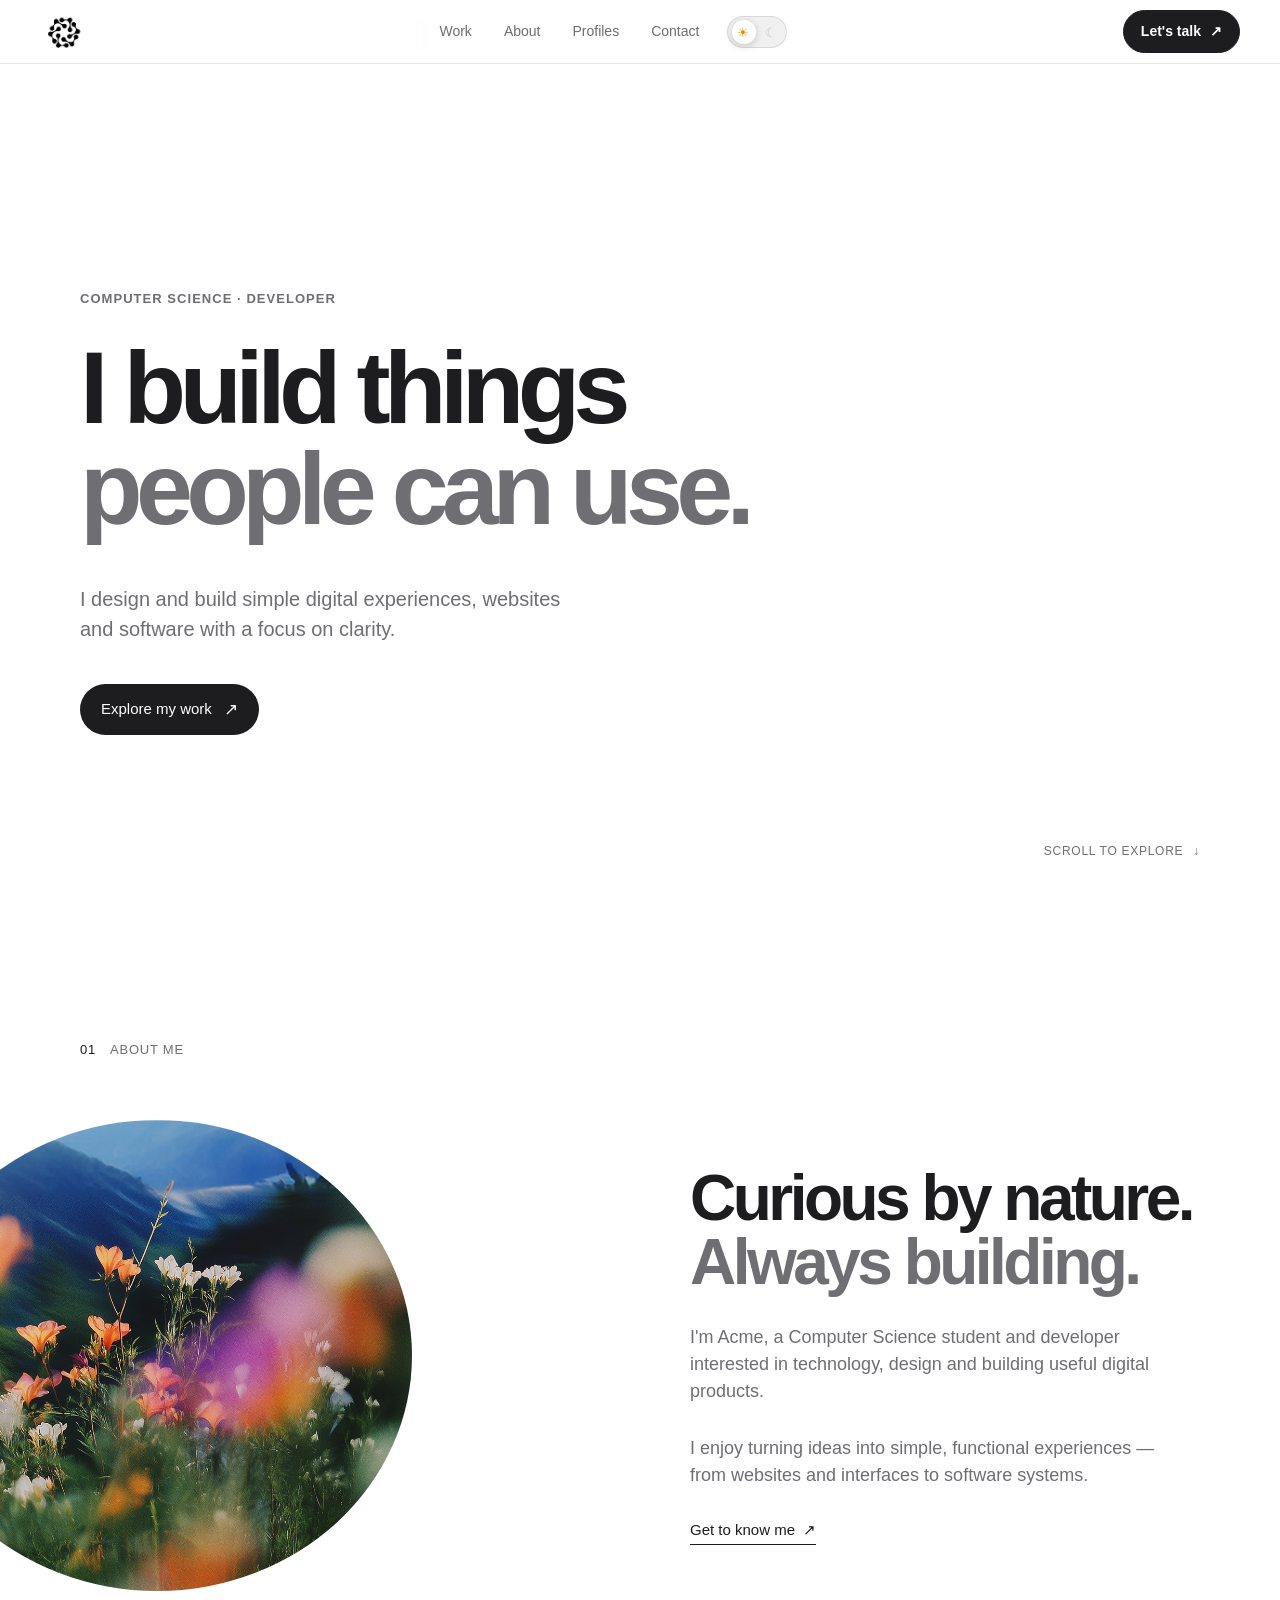
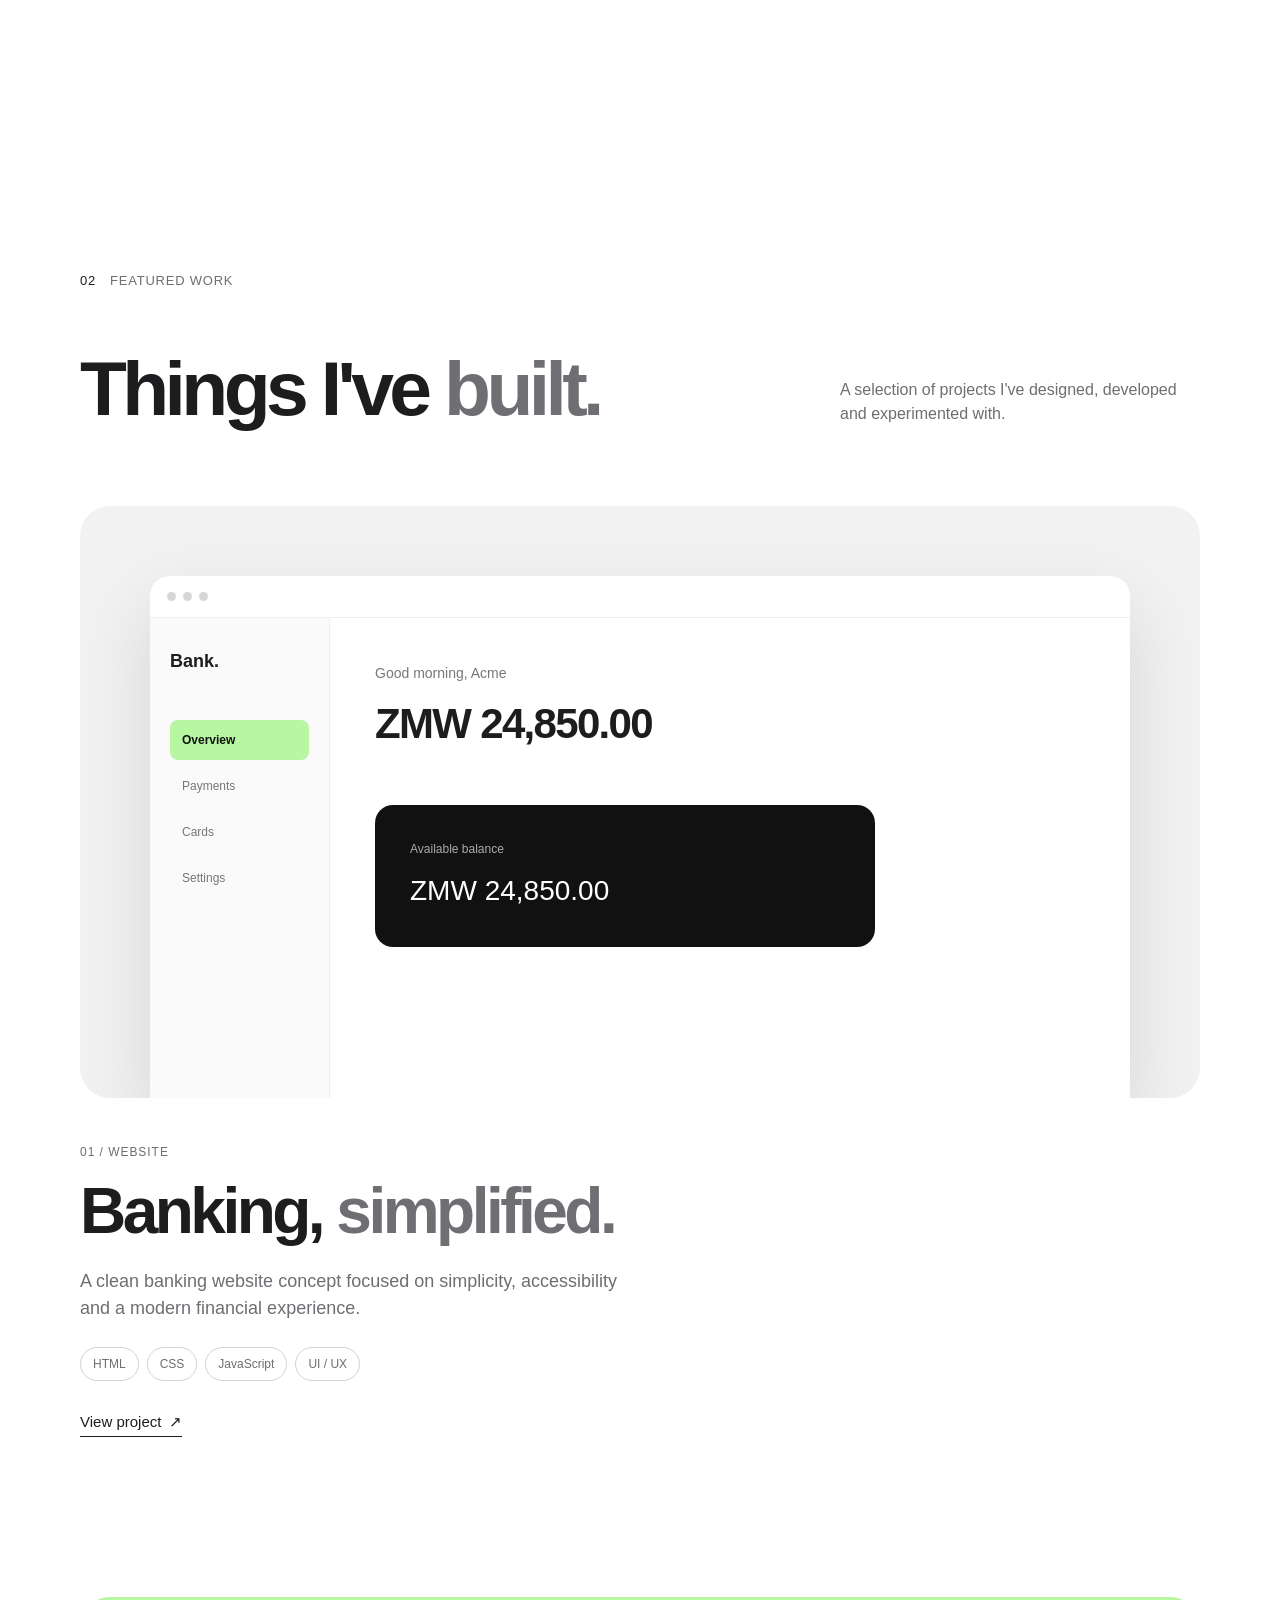
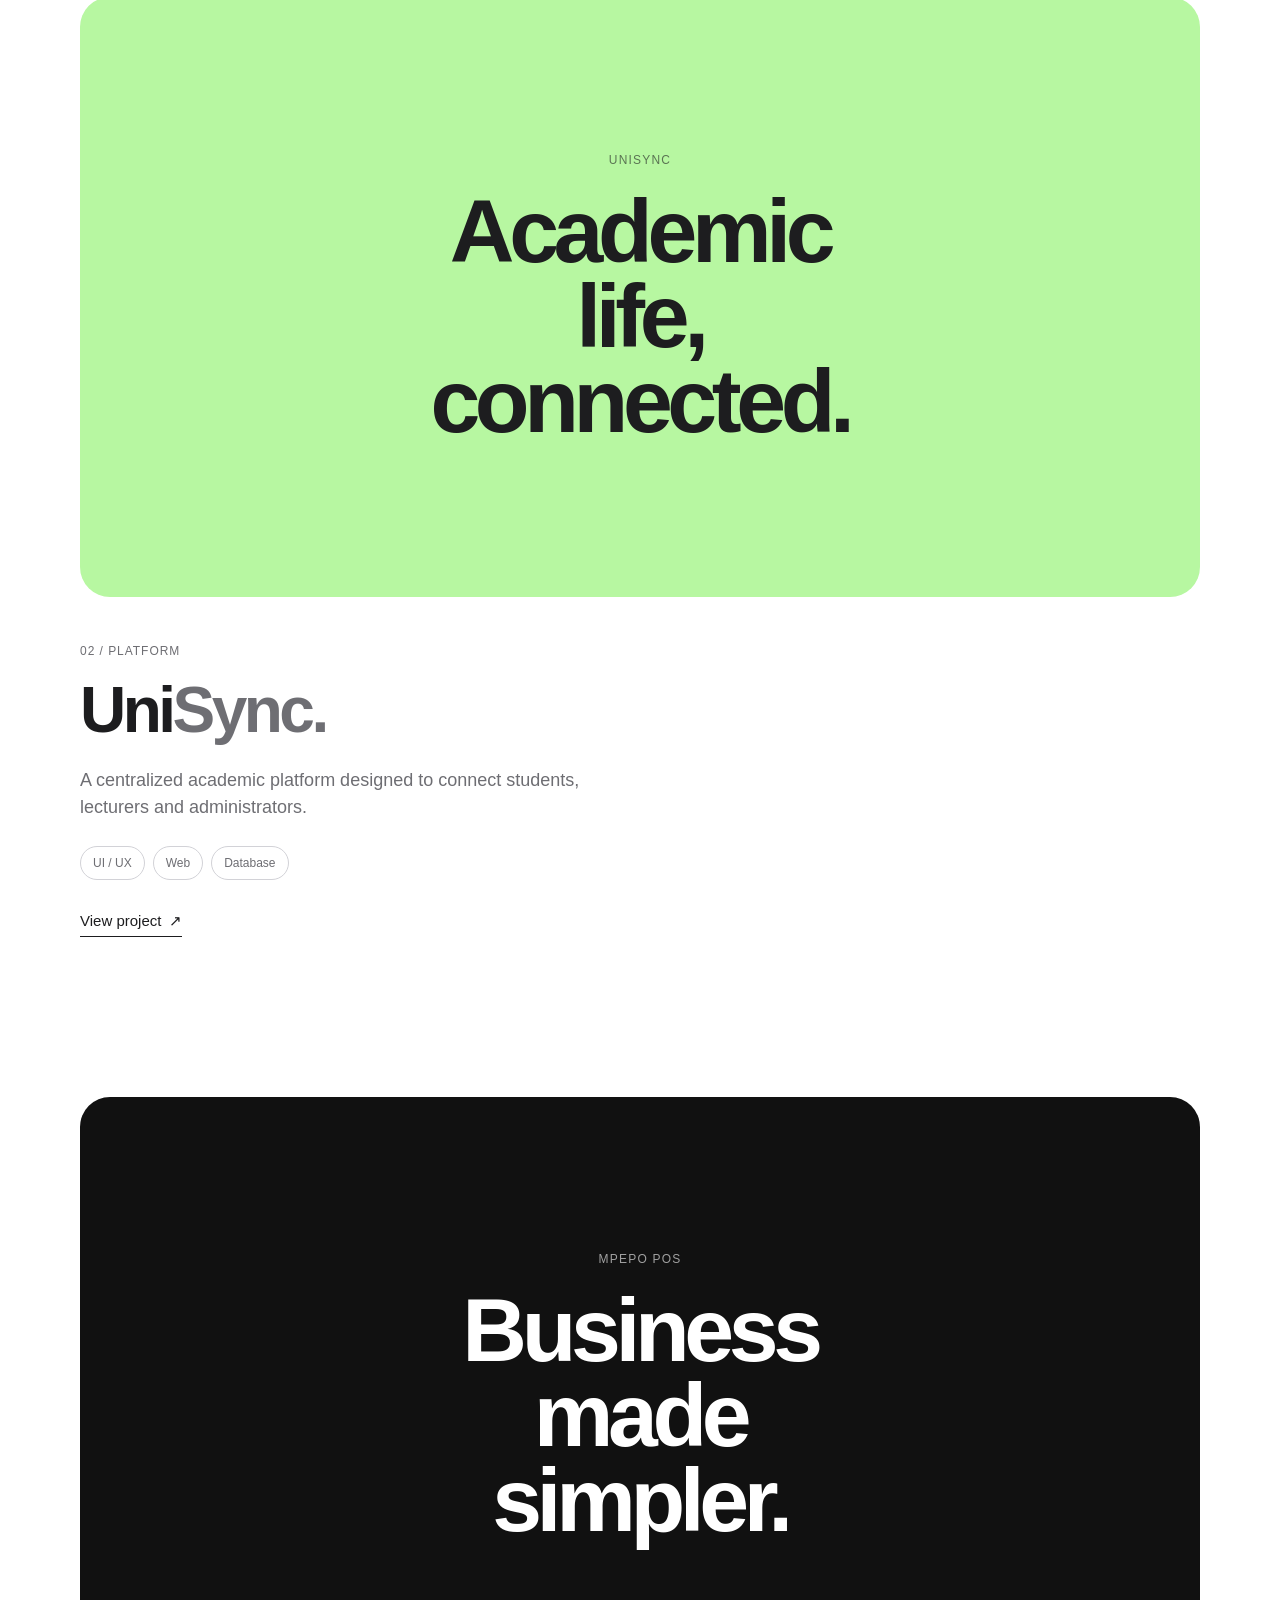
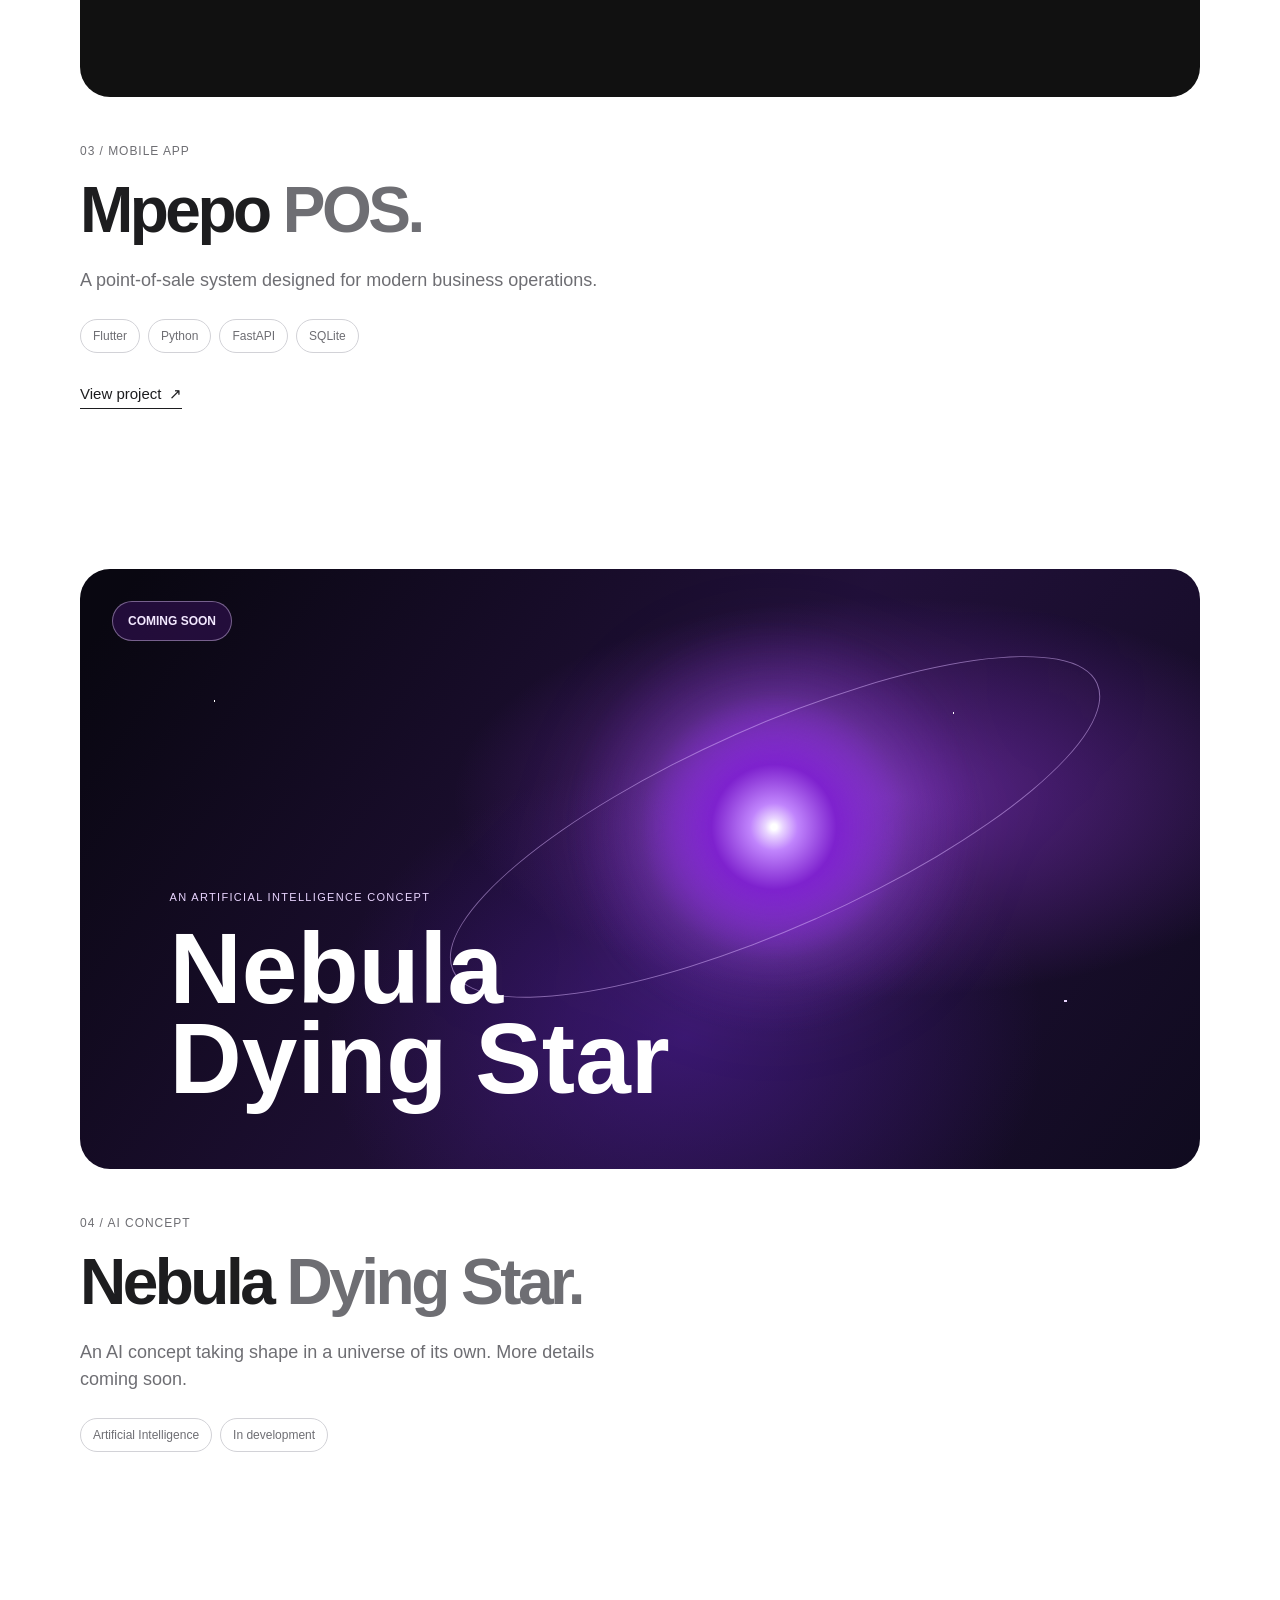
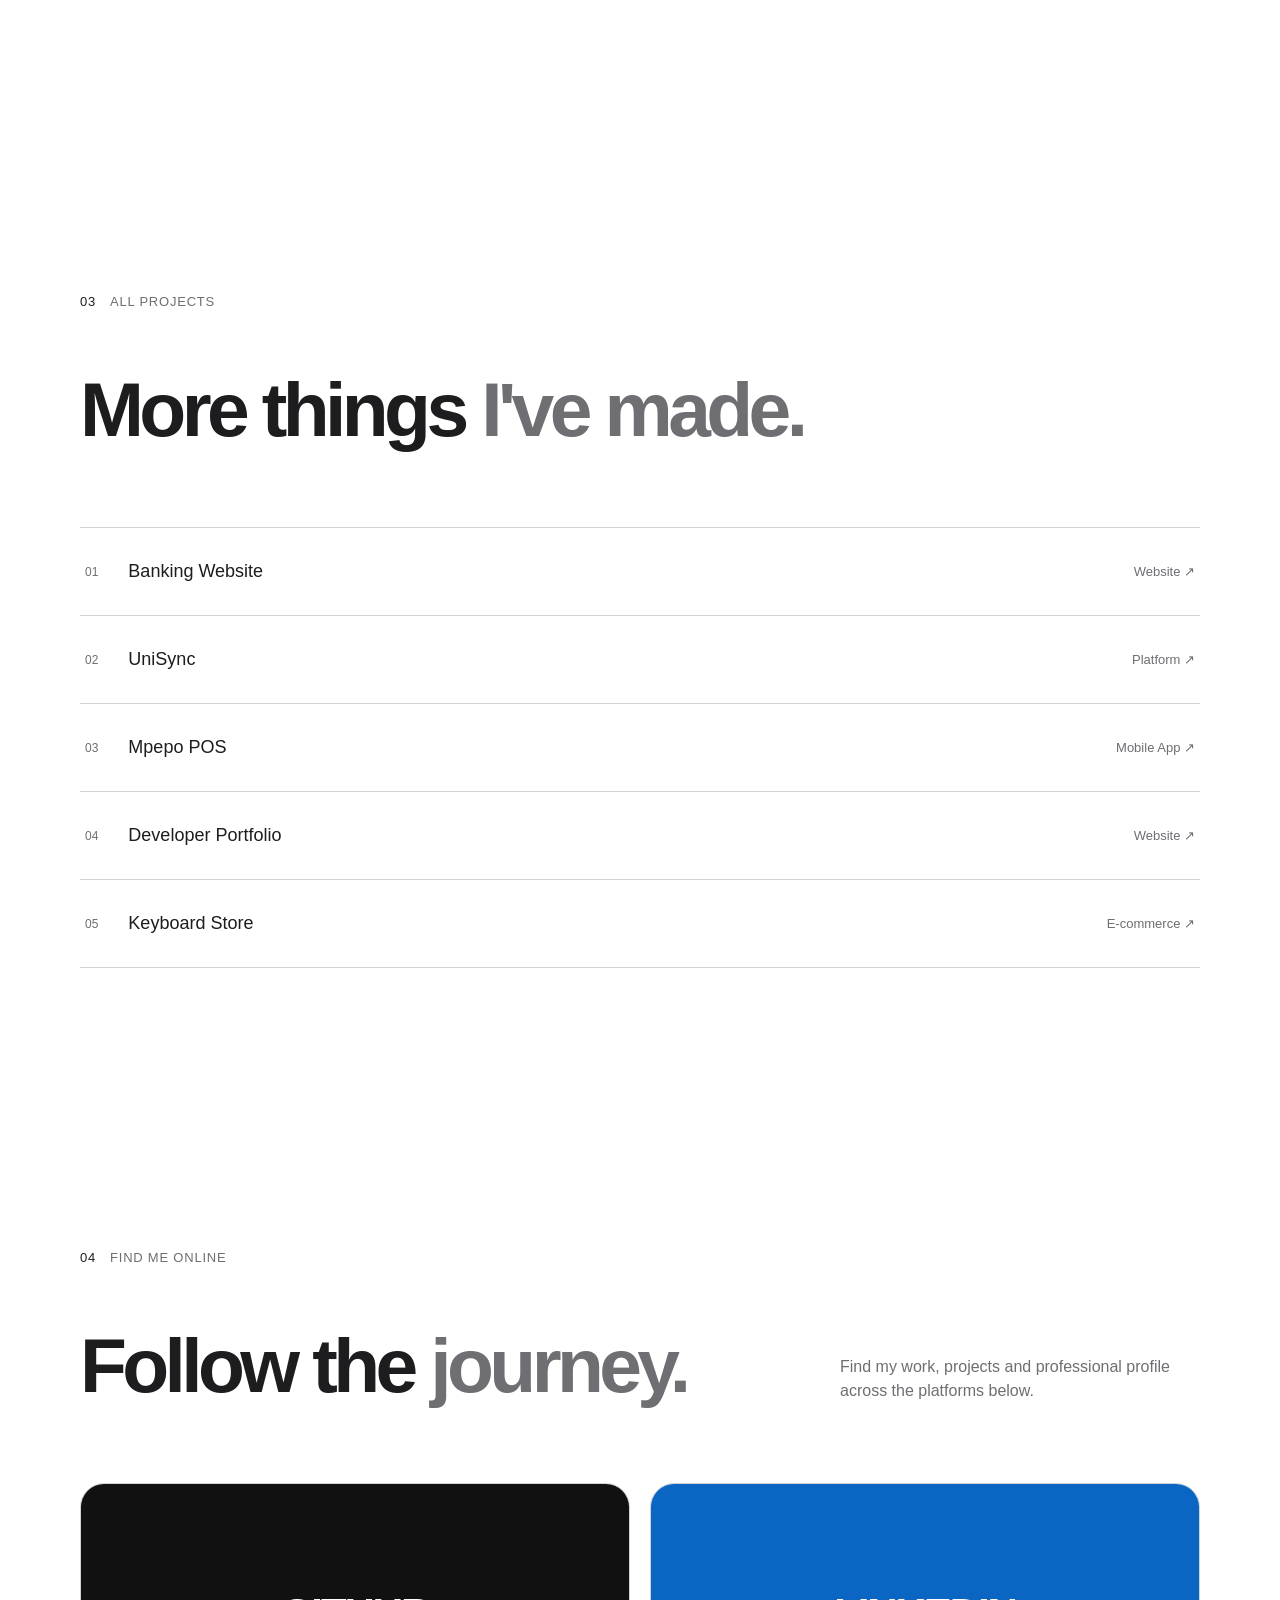
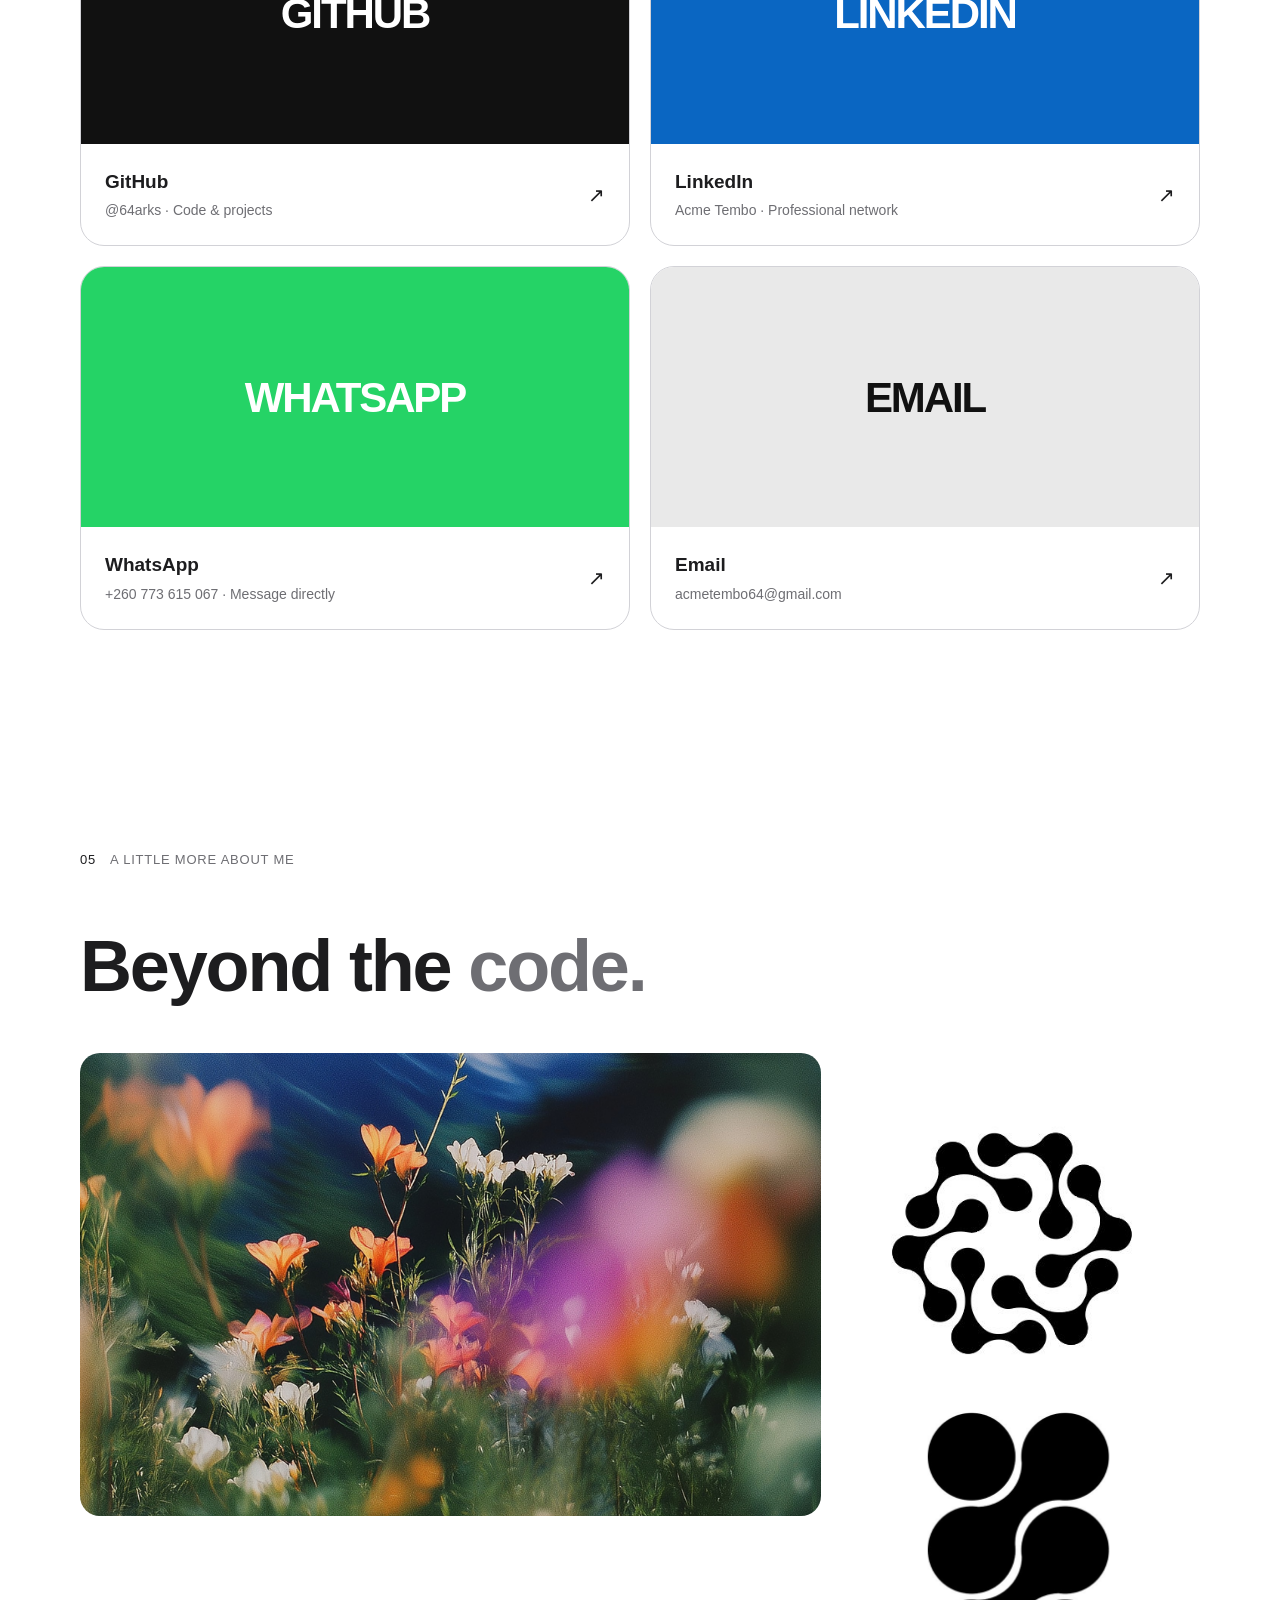
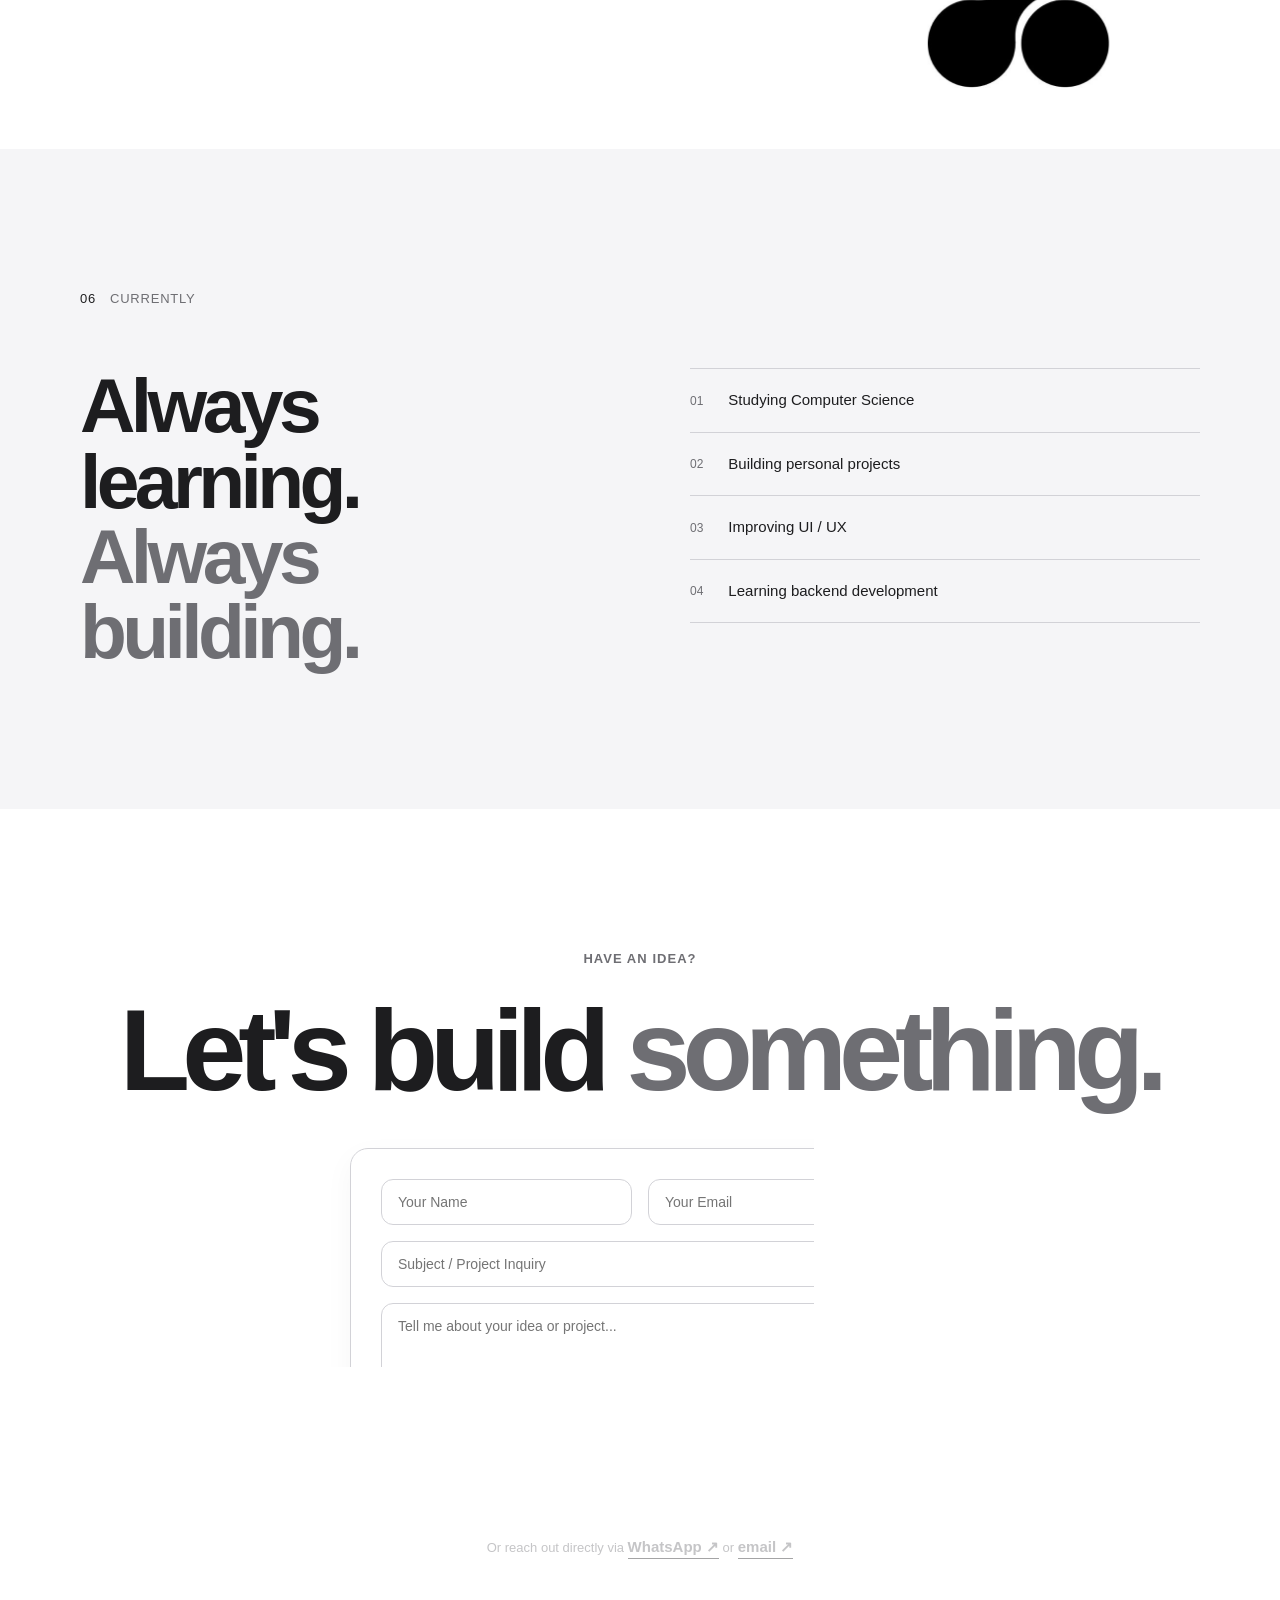
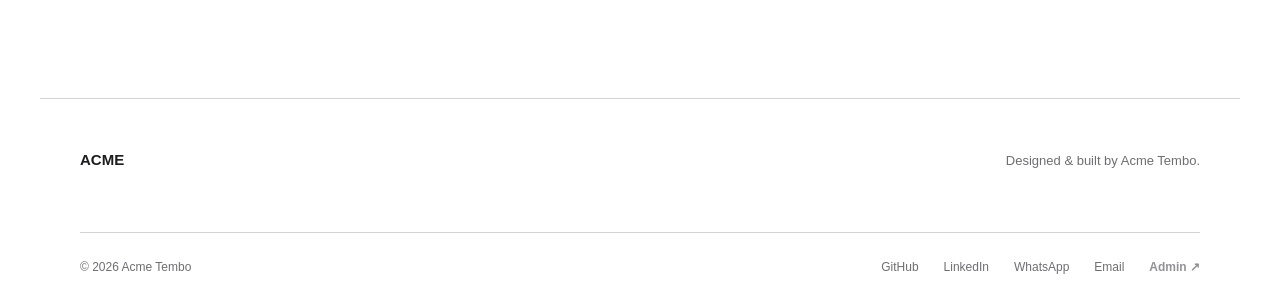
<file: index.html>
<!DOCTYPE html>
<html lang="en">
<head>
    <meta charset="UTF-8">
    <meta name="viewport" content="width=device-width, initial-scale=1.0">

    <title>Acme Tembo — Developer</title>

    <link rel="stylesheet" href="style.css">
    <script>
        (function() {
            if (localStorage.getItem("theme") === "dark") {
                document.documentElement.classList.add("dark-mode");
                document.addEventListener("DOMContentLoaded", function() {
                    document.body.classList.add("dark-mode");
                });
            }
        })();
        // One-time gallery migration: clear empty gallery so data-store.js re-seeds defaults
        (function() {
            var g = localStorage.getItem("portfolio_gallery_photos");
            if (g === "[]" || g === null) {
                localStorage.removeItem("portfolio_gallery_photos");
            }
        })();
    </script>
</head>

<body>

    <!-- =========================
         NAVIGATION
    ========================== -->

    <header class="navbar">

        <a href="#" class="logo">
    <img src="Test.jpg" alt="ACME Logo">
</a>

        <nav>
             <span class="nav-glass"></span>

            <a href="#work">Work</a>
            <a href="#about">About</a>
            <a href="#profiles">Profiles</a>
            <a href="#contact">Contact</a>
            <button id="theme-toggle" class="theme-toggle" aria-label="Toggle dark mode">
    <span class="sun-icon">☀</span>
    <span class="moon-icon">☾</span>
</button>
        </nav>

        <a href="#contact" class="nav-button">Let's talk</a>

    </header>


    <main>

        <!-- =========================
             HERO
        ========================== -->

        <section class="hero">

            <div class="hero-content">

                <p class="eyebrow">
                    COMPUTER SCIENCE · DEVELOPER
                </p>

                <h1>
                    I build things<br>
                    <span>people can use.</span>
                </h1>

                <p class="hero-description">
                    I design and build simple digital experiences,
                    websites and software with a focus on clarity.
                </p>

                <a href="#work" class="primary-button">
                    Explore my work
                    <span>↗</span>
                </a>

            </div>

            <div class="hero-scroll">
                Scroll to explore
                <span>↓</span>
            </div>

        </section>


        <!-- =========================
             ABOUT
        ========================== -->

        <section class="about section" id="about">

            <div class="section-label">
                <span>01</span>
                About me
            </div>

            <div class="about-grid">

                <div class="about-image">
                    <img src="logo4.jpg" alt="Acme Tembo">
                </div>

                <div class="about-content">

                    <h2>
                        Curious by nature.
                        <span>Always building.</span>
                    </h2>

                    <p>
                        I'm Acme, a Computer Science student and
                        developer interested in technology, design
                        and building useful digital products.
                    </p>

                    <p>
                        I enjoy turning ideas into simple,
                        functional experiences — from websites
                        and interfaces to software systems.
                    </p>

                    <a href="#contact" class="text-link">
                        Get to know me
                        <span>↗</span>
                    </a>

                </div>

            </div>

        </section>


        <!-- =========================
             FEATURED WORK
        ========================== -->

        <section class="work section" id="work">

            <div class="section-label">
                <span>02</span>
                Featured work
            </div>

            <div class="section-heading">

                <h2>
                    Things I've
                    <span>built.</span>
                </h2>

                <p>
                    A selection of projects I've designed,
                    developed and experimented with.
                </p>

            </div>


            <!-- BANKING PROJECT -->

            <article class="featured-project banking-project">

                <div class="project-image">

                    <div class="browser-window">

                        <div class="browser-top">
                            <span></span>
                            <span></span>
                            <span></span>
                        </div>

                        <div class="banking-preview">

                            <div class="banking-sidebar">
                                <strong>Bank.</strong>

                                <div class="banking-menu active">
                                    Overview
                                </div>

                                <div class="banking-menu">
                                    Payments
                                </div>

                                <div class="banking-menu">
                                    Cards
                                </div>

                                <div class="banking-menu">
                                    Settings
                                </div>
                            </div>

                            <div class="banking-main">

                                <p>Good morning, Acme</p>

                                <h3>
                                    ZMW 24,850.00
                                </h3>

                                <div class="balance-card">

                                    <span>Available balance</span>

                                    <strong>
                                        ZMW 24,850.00
                                    </strong>

                                </div>

                            </div>

                        </div>

                    </div>

                </div>


                <div class="project-info">

                    <p class="project-number">
                        01 / WEBSITE
                    </p>

                    <h3>
                        Banking,
                        <span>simplified.</span>
                    </h3>

                    <p>
                        A clean banking website concept focused
                        on simplicity, accessibility and a
                        modern financial experience.
                    </p>

                    <div class="project-tech">
                        <span>HTML</span>
                        <span>CSS</span>
                        <span>JavaScript</span>
                        <span>UI / UX</span>
                    </div>

                    <a href="#" class="text-link">
                        View project
                        <span>↗</span>
                    </a>

                </div>

            </article>


            <!-- UNISYNC -->

            <article class="featured-project">

                <div class="project-image project-placeholder">

                    <div class="placeholder-content">
                        <span>UNISYNC</span>
                        <strong>
                            Academic life,
                            connected.
                        </strong>
                    </div>

                </div>

                <div class="project-info">

                    <p class="project-number">
                        02 / PLATFORM
                    </p>

                    <h3>
                        Uni<span>Sync.</span>
                    </h3>

                    <p>
                        A centralized academic platform designed
                        to connect students, lecturers and
                        administrators.
                    </p>

                    <div class="project-tech">
                        <span>UI / UX</span>
                        <span>Web</span>
                        <span>Database</span>
                    </div>

                    <a href="#" class="text-link">
                        View project
                        <span>↗</span>
                    </a>

                </div>

            </article>


            <!-- MPEPO -->

            <article class="featured-project">

                <div class="project-image project-placeholder dark">

                    <div class="placeholder-content">

                        <span>MPEPO POS</span>

                        <strong>
                            Business made
                            simpler.
                        </strong>

                    </div>

                </div>

                <div class="project-info">

                    <p class="project-number">
                        03 / MOBILE APP
                    </p>

                    <h3>
                        Mpepo
                        <span>POS.</span>
                    </h3>

                    <p>
                        A point-of-sale system designed for
                        modern business operations.
                    </p>

                    <div class="project-tech">
                        <span>Flutter</span>
                        <span>Python</span>
                        <span>FastAPI</span>
                        <span>SQLite</span>
                    </div>

                    <a href="#" class="text-link">
                        View project
                        <span>↗</span>
                    </a>

                </div>

            </article>


            <!-- NEBULA DYING STAR -->

            <article class="featured-project nebula-project">

                <div class="project-image nebula-art">
                    <span class="nebula-banner">Coming soon</span>
                    <div class="nebula-star" aria-hidden="true"></div>
                    <div class="nebula-art-title">
                        <span>AN ARTIFICIAL INTELLIGENCE CONCEPT</span>
                        <strong>Nebula<br>Dying Star</strong>
                    </div>
                </div>

                <div class="project-info">

                    <p class="project-number">
                        04 / AI CONCEPT
                    </p>

                    <h3>
                        Nebula <span>Dying Star.</span>
                    </h3>

                    <p>
                        An AI concept taking shape in a universe of its own. More details coming soon.
                    </p>

                    <div class="project-tech">
                        <span>Artificial Intelligence</span>
                        <span>In development</span>
                    </div>

                </div>

            </article>

        </section>


        <!-- =========================
             ALL PROJECTS
        ========================== -->

        <section class="projects section">

            <div class="section-label">
                <span>03</span>
                All projects
            </div>

            <div class="projects-header">

                <h2>
                    More things
                    <span>I've made.</span>
                </h2>

            </div>


            <div class="project-list">

                <a href="#" class="project-row">

                    <div>
                        <span>01</span>
                        Banking Website
                    </div>

                    <span>Website ↗</span>

                </a>


                <a href="#" class="project-row">

                    <div>
                        <span>02</span>
                        UniSync
                    </div>

                    <span>Platform ↗</span>

                </a>


                <a href="#" class="project-row">

                    <div>
                        <span>03</span>
                        Mpepo POS
                    </div>

                    <span>Mobile App ↗</span>

                </a>


                <a href="#" class="project-row">

                    <div>
                        <span>04</span>
                        Developer Portfolio
                    </div>

                    <span>Website ↗</span>

                </a>


                <a href="#" class="project-row">

                    <div>
                        <span>05</span>
                        Keyboard Store
                    </div>

                    <span>E-commerce ↗</span>

                </a>

            </div>

        </section>


        <!-- =========================
             PROFILES
        ========================== -->

        <section class="profiles section" id="profiles">

            <div class="section-label">
                <span>04</span>
                Find me online
            </div>

            <div class="section-heading">

                <h2>
                    Follow the
                    <span>journey.</span>
                </h2>

                <p>
                    Find my work, projects and professional profile
                    across the platforms below.
                </p>

            </div>


            <div class="profile-grid">


                <!-- GITHUB -->
                <a href="https://github.com/64arks" target="_blank" rel="noopener noreferrer" class="profile-card">
                    <div class="profile-card-image github-card">
                        <span>GITHUB</span>
                    </div>
                    <div class="profile-card-info">
                        <div>
                            <h3>GitHub</h3>
                            <p>@64arks · Code & projects</p>
                        </div>
                        <span class="profile-arrow">↗</span>
                    </div>
                </a>

                <!-- LINKEDIN -->
                <a href="https://www.linkedin.com/in/acme-tembo" target="_blank" rel="noopener noreferrer" class="profile-card">
                    <div class="profile-card-image linkedin-card">
                        <span>LINKEDIN</span>
                    </div>
                    <div class="profile-card-info">
                        <div>
                            <h3>LinkedIn</h3>
                            <p>Acme Tembo · Professional network</p>
                        </div>
                        <span class="profile-arrow">↗</span>
                    </div>
                </a>

                <!-- WHATSAPP -->
                <a href="https://wa.me/260773615067" target="_blank" rel="noopener noreferrer" class="profile-card">
                    <div class="profile-card-image whatsapp-card">
                        <span>WHATSAPP</span>
                    </div>
                    <div class="profile-card-info">
                        <div>
                            <h3>WhatsApp</h3>
                            <p>+260 773 615 067 · Message directly</p>
                        </div>
                        <span class="profile-arrow">↗</span>
                    </div>
                </a>

                <!-- EMAIL -->
                <a href="mailto:acmetembo64@gmail.com" class="profile-card">
                    <div class="profile-card-image email-card">
                        <span>EMAIL</span>
                    </div>
                    <div class="profile-card-info">
                        <div>
                            <h3>Email</h3>
                            <p>acmetembo64@gmail.com</p>
                        </div>
                        <span class="profile-arrow">↗</span>
                    </div>
                </a>
            </div>

        </section>


        <!-- =========================
             GALLERY
        ========================== -->

        <section class="gallery section" id="gallery">

            <div class="section-label">
                <span>05</span>
                A little more about me
            </div>

            <div class="gallery-heading">

                <h2>
                    Beyond the
                    <span>code.</span>
                </h2>

            </div>


            <div class="gallery-grid" id="public-gallery-grid">
                <!-- Dynamically loaded by script.js from admin gallery photos -->
                <div class="gallery-empty">
                    <p>No photos uploaded yet — check back soon.</p>
                </div>
            </div>

            <div class="gallery-see-more" id="gallery-see-more" style="display:none;">
                <button class="gallery-see-more-btn" id="gallery-see-more-btn">
                    See all photos
                    <span class="gallery-arrow">↓</span>
                </button>
            </div>

        </section>


        <!-- =========================
             CURRENTLY
        ========================== -->

        <section class="currently section">

            <div class="section-label">
                <span>06</span>
                Currently
            </div>

            <div class="currently-content">

                <h2>
                    Always learning.
                    <span>Always building.</span>
                </h2>

                <div class="currently-list">

                    <div>
                        <span>01</span>
                        Studying Computer Science
                    </div>

                    <div>
                        <span>02</span>
                        Building personal projects
                    </div>

                    <div>
                        <span>03</span>
                        Improving UI / UX
                    </div>

                    <div>
                        <span>04</span>
                        Learning backend development
                    </div>

                </div>

            </div>

        </section>


        <!-- =========================
             CONTACT
        ========================== -->

        <section class="contact section" id="contact">

            <div class="contact-content">

                <p class="eyebrow">
                    HAVE AN IDEA?
                </p>

                <h2>
                    Let's build
                    <span>something.</span>
                </h2>

                <div class="contact-form-container">
                    <form id="portfolio-contact-form" class="contact-form">
                        <div class="contact-form-row">
                            <input type="text" id="contact-name" class="contact-input" placeholder="Your Name" required>
                            <input type="email" id="contact-email" class="contact-input" placeholder="Your Email" required>
                        </div>
                        <input type="text" id="contact-subject" class="contact-input" placeholder="Subject / Project Inquiry">
                        <textarea id="contact-message" class="contact-textarea" placeholder="Tell me about your idea or project..." required></textarea>
                        <button type="submit" id="contact-submit-btn" class="contact-submit-btn">
                            <span>Send Message</span>
                            <span>↗</span>
                        </button>
                    </form>
                    <div id="contact-success-msg" class="contact-success-msg">
                        ✓ Thank you! Your message has been sent to Acme. I'll get back to you shortly.
                    </div>
                </div>

                <div style="margin-top: 30px; font-size: 13px; color: var(--grey);">
                    Or reach out directly via <a href="https://wa.me/260773615067" target="_blank" rel="noopener noreferrer" class="text-link" style="display:inline; font-weight:600;">WhatsApp ↗</a> or <a href="mailto:acmetembo64@gmail.com" class="text-link" style="display:inline; font-weight:600;">email ↗</a>
                </div>

            </div>

        </section>

    </main>


    <!-- =========================
         FOOTER
    ========================== -->

    <footer>

        <div class="footer-top">

            <strong>ACME</strong>

            <p>
                Designed & built by Acme Tembo.
            </p>

        </div>

        <div class="footer-bottom">

            <span>© 2026 Acme Tembo</span>

            <div>
                <a href="https://github.com/64arks" target="_blank" rel="noopener noreferrer">GitHub</a>
                <a href="https://www.linkedin.com/in/acme-tembo" target="_blank" rel="noopener noreferrer">LinkedIn</a>
                <a href="https://wa.me/260773615067" target="_blank" rel="noopener noreferrer">WhatsApp</a>
                <a href="mailto:acmetembo64@gmail.com">Email</a>
                <a href="admin-login.html" style="font-weight: 600; color: inherit; opacity: 0.75;" title="Admin Dashboard">Admin ↗</a>
            </div>

        </div>

    </footer>


    <script src="data-store.js"></script>
    <script src="script.js"></script>

</body>
</html>
</file>
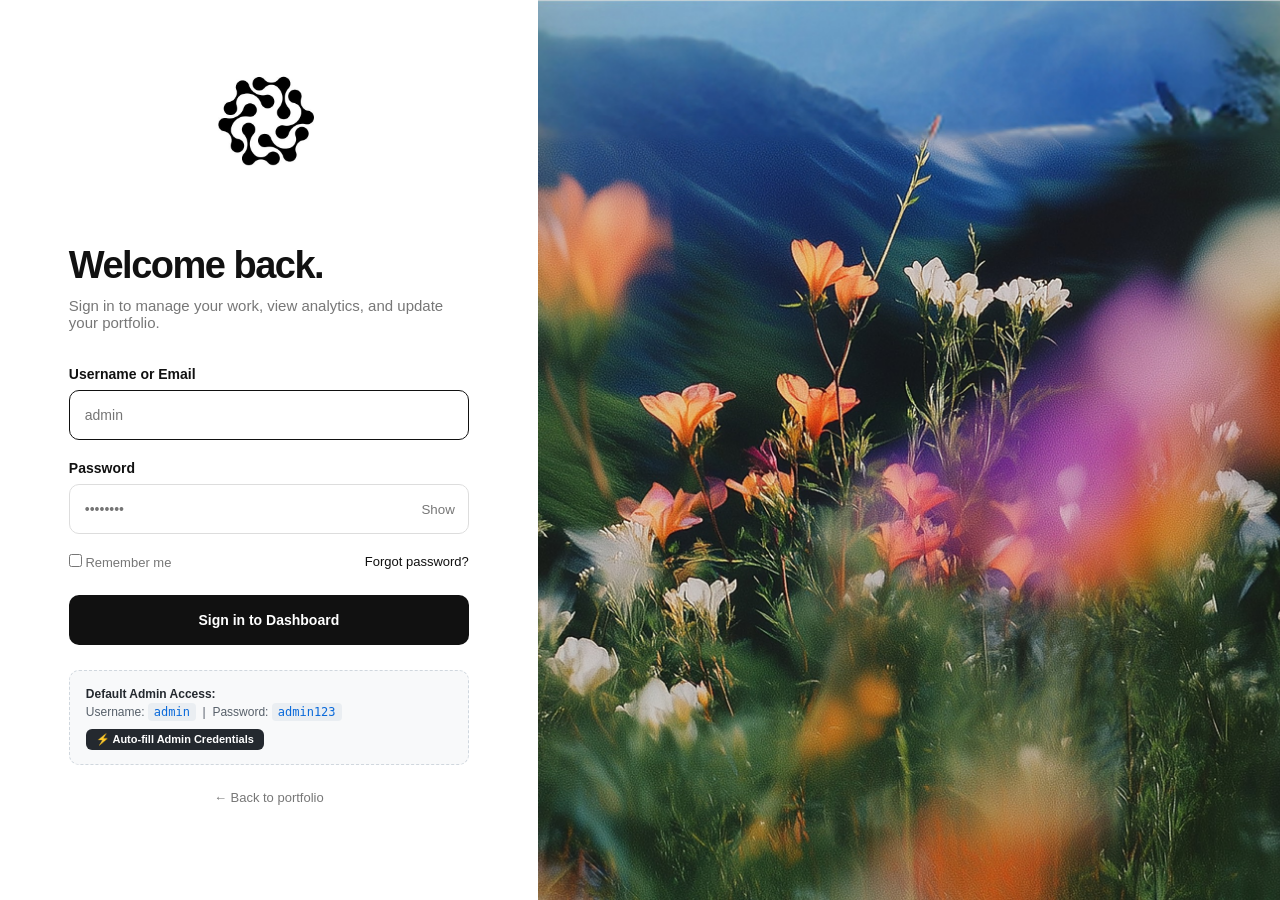
<file: admin-dashboard.html>
<!DOCTYPE html>
<html lang="en">
<head>
    <meta charset="UTF-8">
    <meta name="viewport" content="width=device-width, initial-scale=1.0">
    <title>Admin Dashboard — Acme Tembo Portfolio</title>
    <link rel="stylesheet" href="admin-dashboard.css">
    <script>
        (function() {
            if (localStorage.getItem("theme") === "dark") {
                document.documentElement.classList.add("dark-mode");
                document.addEventListener("DOMContentLoaded", function() {
                    document.body.classList.add("dark-mode");
                });
            }
        })();
    </script>
</head>
<body>

    <div class="dashboard">

        <!-- =========================
             SIDEBAR
        ========================== -->
        <aside class="sidebar">

            <div class="sidebar-top">

                <a href="index.html" class="logo" title="View Portfolio">
                    <img src="Test.jpg" alt="ACME Logo">
                </a>

                <nav>
                    <button class="nav-item active" data-tab="dashboard">
                        <span>⌂</span>
                        Dashboard
                    </button>

                    <button class="nav-item" data-tab="work">
                        <span>▣</span>
                        My Work
                    </button>

                    <button class="nav-item" data-tab="analytics">
                        <span>📈</span>
                        Analytics
                    </button>

                    <button class="nav-item" data-tab="messages">
                        <span>✉</span>
                        Messages
                        <span id="sidebar-msg-badge" class="badge" style="display:none;">0</span>
                    </button>

                    <button class="nav-item" data-tab="images">
                        <span>▧</span>
                        Images
                    </button>

                    <button class="nav-item" data-tab="settings">
                        <span>⚙</span>
                        Settings
                    </button>
                </nav>

            </div>

            <div class="sidebar-footer">
                <button id="theme-toggle-btn" class="theme-btn" title="Toggle Light / Dark Mode">
                    <span>🌓</span>
                    Theme Mode
                </button>

                <a href="index.html" target="_blank" class="live-link" title="Open live portfolio in new tab">
                    <span>Public Site ↗</span>
                </a>

                <button id="logout-btn" class="logout" title="Sign out of Admin">
                    <span>↪</span>
                    Logout
                </button>
            </div>

        </aside>


        <!-- =========================
             MAIN CONTENT
        ========================== -->
        <main class="main">

            <!-- TOP BAR -->
            <header class="topbar">

                <div>
                    <h1 id="topbar-title">Dashboard</h1>
                    <p id="topbar-subtitle">Manage your portfolio, audience, and content.</p>
                </div>

                <div class="admin-profile">
                    <div class="admin-avatar">
                        AT
                    </div>

                    <div>
                        <strong>Acme Tembo</strong>
                        <small>Administrator</small>
                    </div>
                </div>

            </header>


            <!-- =========================
                 TAB 1: DASHBOARD OVERVIEW
            ========================== -->
            <div id="tab-dashboard" class="tab-pane active">

                <!-- STATISTICS OVERVIEW -->
                <section class="stats">

                    <div class="stat-card">
                        <span class="stat-label">Total Projects</span>
                        <strong id="stat-total-projects">0</strong>
                        <small id="stat-published-projects">0 published</small>
                    </div>

                    <div class="stat-card">
                        <span class="stat-label">Visitors</span>
                        <strong id="stat-total-visitors">0</strong>
                        <small id="stat-today-visitors">0 today</small>
                    </div>

                    <div class="stat-card">
                        <span class="stat-label">Messages</span>
                        <strong id="stat-total-messages">0</strong>
                        <small id="stat-unread-messages">0 unread</small>
                    </div>

                    <div class="stat-card">
                        <span class="stat-label">Images</span>
                        <strong id="stat-total-images">0</strong>
                        <small>Assets in library</small>
                    </div>

                </section>


                <!-- QUICK ACTIONS -->
                <div style="display:flex;gap:12px;margin-bottom:35px;flex-wrap:wrap;">
                    <button class="add-btn trigger-add-work">+ Add New Work</button>
                    <button class="btn-secondary" onclick="document.querySelector('[data-tab=analytics]').click()">View Detailed Traffic</button>
                    <button class="btn-secondary" onclick="document.querySelector('[data-tab=messages]').click()">Check Inquiries</button>
                    <a href="index.html" target="_blank" class="btn-secondary" style="text-decoration:none;display:inline-flex;align-items:center;">Live Portfolio ↗</a>
                </div>


                <!-- RECENT PROJECTS PREVIEW -->
                <section class="work-section" style="margin-bottom:40px;">
                    <div class="section-header">
                        <div>
                            <h2>Recent Projects</h2>
                            <p>Latest additions to your showcase.</p>
                        </div>
                        <button class="btn-secondary" onclick="document.querySelector('[data-tab=work]').click()">View All Projects →</button>
                    </div>

                    <div id="recent-work-grid" class="projects"></div>
                </section>


                <!-- RECENT VISITOR SESSIONS -->
                <section class="panel-card">
                    <div class="section-header" style="margin-bottom:15px;">
                        <div>
                            <div class="panel-title">Recent Visitor Activity</div>
                            <div class="panel-subtitle" style="margin-bottom:0;">Live visits recorded from your portfolio homepage.</div>
                        </div>
                        <button class="btn-secondary" onclick="document.querySelector('[data-tab=analytics]').click()">Analytics Breakdown →</button>
                    </div>

                    <div class="data-table-wrapper">
                        <table class="data-table">
                            <thead>
                                <tr>
                                    <th>Page</th>
                                    <th>Device</th>
                                    <th>Browser</th>
                                    <th>Activity</th>
                                </tr>
                            </thead>
                            <tbody id="recent-visits-list"></tbody>
                        </table>
                    </div>
                </section>

            </div>


            <!-- =========================
                 TAB 2: MY WORK (PROJECTS)
            ========================== -->
            <div id="tab-work" class="tab-pane">

                <section class="work-section">

                    <div class="section-header">
                        <div>
                            <h2>Projects Showcase</h2>
                            <p>Add, edit, publish, or delete projects appearing on your public website.</p>
                        </div>

                        <button class="add-btn trigger-add-work">
                            + Add New Work
                        </button>
                    </div>

                    <!-- SEARCH & FILTER -->
                    <div class="controls-bar">
                        <input type="text" id="search-work" class="search-input" placeholder="Search by title, description or category...">
                        <select id="filter-status" class="filter-select">
                            <option value="all">All Statuses</option>
                            <option value="published">Published Only</option>
                            <option value="draft">Drafts Only</option>
                        </select>
                    </div>

                    <!-- PROJECTS GRID -->
                    <div id="projects-grid" class="projects"></div>

                </section>

            </div>


            <!-- =========================
                 TAB 3: VISITOR ANALYTICS
            ========================== -->
            <div id="tab-analytics" class="tab-pane">

                <!-- ANALYTICS CARDS -->
                <section class="stats">
                    <div class="stat-card">
                        <span class="stat-label">Total Views</span>
                        <strong id="analytics-total-views">0</strong>
                        <small>All time page views</small>
                    </div>

                    <div class="stat-card">
                        <span class="stat-label">Unique Visitors</span>
                        <strong id="analytics-unique-visitors">0</strong>
                        <small>Distinct devices</small>
                    </div>

                    <div class="stat-card">
                        <span class="stat-label">Today's Traffic</span>
                        <strong id="analytics-today-views">0</strong>
                        <small>Page views today</small>
                    </div>

                    <div class="stat-card">
                        <span class="stat-label">Tracking Status</span>
                        <strong style="color:#137333;">Live</strong>
                        <small>Recording visits automatically</small>
                    </div>
                </section>

                <div class="analytics-grid">

                    <!-- DEVICE BREAKDOWN -->
                    <div class="panel-card">
                        <div class="panel-title">Devices Breakdown</div>
                        <div class="panel-subtitle">Audience viewing platform breakdown.</div>

                        <div class="breakdown-row">
                            <div class="breakdown-label">
                                <span>Desktop Computers</span>
                                <strong id="device-desktop-pct">0%</strong>
                            </div>
                            <div class="progress-track">
                                <div id="device-desktop-bar" class="progress-fill" style="width: 0%"></div>
                            </div>
                        </div>

                        <div class="breakdown-row">
                            <div class="breakdown-label">
                                <span>Mobile Phones</span>
                                <strong id="device-mobile-pct">0%</strong>
                            </div>
                            <div class="progress-track">
                                <div id="device-mobile-bar" class="progress-fill" style="width: 0%"></div>
                            </div>
                        </div>

                        <div class="breakdown-row">
                            <div class="breakdown-label">
                                <span>Tablets</span>
                                <strong id="device-tablet-pct">0%</strong>
                            </div>
                            <div class="progress-track">
                                <div id="device-tablet-bar" class="progress-fill" style="width: 0%"></div>
                            </div>
                        </div>
                    </div>

                    <!-- BROWSER BREAKDOWN -->
                    <div class="panel-card">
                        <div class="panel-title">Browsers</div>
                        <div class="panel-subtitle">Client web browsers used.</div>
                        <div id="browser-breakdown-list"></div>
                    </div>

                </div>

                <!-- DETAILED LOGS -->
                <div class="section-header" style="margin-top:20px;">
                    <div>
                        <h2>Detailed Visitor Log</h2>
                        <p>Real-time records of every visit to your web profile.</p>
                    </div>
                    <button id="reset-analytics-btn" class="btn-secondary" style="color:#c44;">Clear Visitor Logs</button>
                </div>

                <div class="data-table-wrapper">
                    <table class="data-table">
                        <thead>
                            <tr>
                                <th>#</th>
                                <th>Page Visited</th>
                                <th>Device</th>
                                <th>Browser</th>
                                <th>Date & Time</th>
                            </tr>
                        </thead>
                        <tbody id="analytics-full-logs"></tbody>
                    </table>
                </div>

            </div>


            <!-- =========================
                 TAB 4: MESSAGES INBOX
            ========================== -->
            <div id="tab-messages" class="tab-pane">

                <div class="section-header">
                    <div>
                        <h2>Client Messages & Inquiries</h2>
                        <p>Messages submitted by people through your portfolio website contact form.</p>
                    </div>
                </div>

                <div class="messages-container">
                    <div id="messages-list"></div>
                </div>

            </div>


            <!-- =========================
                 TAB 5: IMAGE ASSETS
            ========================== -->
            <div id="tab-images" class="tab-pane">

                <div class="section-header">
                    <div>
                        <h2>Image Assets</h2>
                        <p>Upload photos and toggle <strong>+ Gallery</strong> to show them in the public "Beyond the code" section on your portfolio.</p>
                    </div>
                </div>

                <!-- DRAG AND DROP UPLOAD ZONE -->
                <div id="upload-dropzone" class="upload-box">
                    <span style="font-size:32px;display:block;margin-bottom:8px;">📁</span>
                    <strong>Drag & drop images here or click to browse</strong>
                    <p style="color:var(--light-grey);font-size:12px;margin-top:5px;">Supports PNG, JPG, JPEG, WEBP and SVG.</p>
                    <input type="file" id="gallery-file-input" accept="image/*" multiple>
                </div>

                <!-- GALLERY GRID -->
                <div id="gallery-grid" class="gallery-grid"></div>

            </div>


            <!-- =========================
                 TAB 6: SETTINGS
            ========================== -->
            <div id="tab-settings" class="tab-pane">

                <div class="settings-grid">

                    <!-- PORTFOLIO PROFILE SETTINGS -->
                    <div class="panel-card">
                        <div class="panel-title">Portfolio Information</div>
                        <div class="panel-subtitle">Edit the information displayed on your live website.</div>

                        <form id="profile-form">
                            <div class="form-group">
                                <label for="profile-name">Full Name</label>
                                <input type="text" id="profile-name" class="form-input" required>
                            </div>

                            <div class="form-group">
                                <label for="profile-eyebrow">Professional Title / Eyebrow</label>
                                <input type="text" id="profile-eyebrow" class="form-input">
                            </div>

                            <div class="form-group">
                                <label for="profile-headline">Hero Headline</label>
                                <input type="text" id="profile-headline" class="form-input">
                            </div>

                            <div class="form-group">
                                <label for="profile-description">Short Bio / Description</label>
                                <textarea id="profile-description" class="form-textarea"></textarea>
                            </div>

                            <div class="form-group">
                                <label for="profile-email">Contact Email</label>
                                <input type="email" id="profile-email" class="form-input" required>
                            </div>

                            <div class="form-group">
                                <label for="profile-github">GitHub URL</label>
                                <input type="url" id="profile-github" class="form-input">
                            </div>

                            <div class="form-group">
                                <label for="profile-linkedin">LinkedIn URL</label>
                                <input type="url" id="profile-linkedin" class="form-input">
                            </div>

                            <button type="submit" class="btn-primary">Save Profile Info</button>
                        </form>
                    </div>

                    <!-- SECURITY & ACCESS SETTINGS -->
                    <div>
                        <div class="panel-card" style="margin-bottom:25px;">
                            <div class="panel-title">Admin Password</div>
                            <div class="panel-subtitle">Change credentials used to log into this dashboard.</div>

                            <form id="password-form">
                                <div class="form-group">
                                    <label for="curr-password">Current Password</label>
                                    <input type="password" id="curr-password" class="form-input" required>
                                </div>

                                <div class="form-group">
                                    <label for="new-password">New Password</label>
                                    <input type="password" id="new-password" class="form-input" minlength="4" required>
                                </div>

                                <div class="form-group">
                                    <label for="confirm-password">Confirm New Password</label>
                                    <input type="password" id="confirm-password" class="form-input" minlength="4" required>
                                </div>

                                <button type="submit" class="btn-primary">Update Password</button>
                            </form>
                        </div>

                        <div class="panel-card">
                            <div class="panel-title" style="color:#d32f2f;">Danger Zone</div>
                            <div class="panel-subtitle">Reset all portfolio data, visitors, messages, and projects back to initial default state.</div>
                            <button id="reset-factory-btn" class="btn-danger">Reset All Data to Defaults</button>
                        </div>
                    </div>

                </div>

            </div>

        </main>

    </div>


    <!-- =========================
         MODALS
    ========================== -->

    <!-- ADD / EDIT PROJECT MODAL -->
    <div id="project-modal" class="modal-overlay">
        <div class="modal-card">
            <div class="modal-header">
                <h3 id="project-modal-title">Add New Work</h3>
                <button type="button" class="modal-close close-modal">&times;</button>
            </div>

            <form id="project-form">
                <div class="form-group">
                    <label for="proj-title">Project Title</label>
                    <input type="text" id="proj-title" class="form-input" placeholder="e.g. Smart POS System" required>
                </div>

                <div class="form-group">
                    <label for="proj-category">Category</label>
                    <input type="text" id="proj-category" class="form-input" placeholder="Website, Mobile App, API, UI/UX" required>
                </div>

                <div class="form-group">
                    <label for="proj-subtitle">Description</label>
                    <textarea id="proj-subtitle" class="form-textarea" placeholder="Explain what the project does and the problem it solves..."></textarea>
                </div>

                <div class="form-group">
                    <label for="proj-tech">Technologies (comma separated)</label>
                    <input type="text" id="proj-tech" class="form-input" placeholder="HTML, CSS, Flutter, FastAPI, SQLite">
                </div>

                <div class="form-group">
                    <label for="proj-status">Publication Status</label>
                    <select id="proj-status" class="form-select">
                        <option value="Published">Published (Visible on portfolio)</option>
                        <option value="Draft">Draft (Hidden from visitors)</option>
                    </select>
                </div>

                <div class="form-group">
                    <label for="proj-link">Project URL / Link</label>
                    <input type="text" id="proj-link" class="form-input" placeholder="https://github.com/... or #">
                </div>

                <div class="form-group">
                    <label>Project Thumbnail Image</label>
                    <div style="display:flex;gap:15px;align-items:center;margin-bottom:8px;">
                        <img id="proj-image-preview" src="Test.jpg" alt="Preview" style="width:70px;height:70px;object-fit:cover;border-radius:8px;border:1px solid var(--border-color);">
                        <div style="flex:1;">
                            <input type="file" id="proj-image-file" accept="image/*" class="form-input" style="padding:6px;">
                            <small>Or enter image filename/URL:</small>
                            <input type="text" id="proj-image-url" class="form-input" placeholder="Test.jpg" style="margin-top:4px;">
                        </div>
                    </div>
                </div>

                <div class="modal-actions">
                    <button type="button" class="btn-secondary close-modal">Cancel</button>
                    <button type="submit" class="btn-primary">Save Project</button>
                </div>
            </form>
        </div>
    </div>


    <!-- DELETE CONFIRMATION MODAL -->
    <div id="delete-modal" class="modal-overlay">
        <div class="modal-card" style="max-width:440px;">
            <div class="modal-header">
                <h3>Delete Project</h3>
                <button type="button" class="modal-close close-modal">&times;</button>
            </div>
            <p style="color:var(--light-grey);margin-bottom:20px;font-size:14px;">
                Are you sure you want to delete this project from your portfolio? This action cannot be undone.
            </p>
            <div class="modal-actions">
                <button type="button" class="btn-secondary close-modal">Cancel</button>
                <button type="button" id="confirm-delete-btn" class="btn-danger">Yes, Delete</button>
            </div>
        </div>
    </div>


    <!-- VIEW MESSAGE MODAL -->
    <div id="message-modal" class="modal-overlay">
        <div class="modal-card">
            <div class="modal-header">
                <h3 id="msg-modal-subject">Inquiry</h3>
                <button type="button" class="modal-close close-modal">&times;</button>
            </div>
            <div style="margin-bottom:15px;font-size:13px;">
                <div style="color:var(--light-grey);margin-bottom:4px;">From:</div>
                <strong id="msg-modal-from"></strong>
                <div id="msg-modal-date" style="font-size:11px;color:var(--light-grey);margin-top:2px;"></div>
            </div>
            <div class="panel-card" style="background:var(--hover-color);margin-bottom:20px;">
                <p id="msg-modal-body" style="white-space:pre-wrap;line-height:1.6;font-size:14px;"></p>
            </div>
            <div class="modal-actions">
                <button type="button" id="msg-modal-delete" class="btn-secondary" style="color:#c44;">Delete</button>
                <a id="msg-modal-reply" href="#" class="btn-primary" style="text-decoration:none;">Reply via Email ↗</a>
            </div>
        </div>
    </div>


    <!-- TOAST CONTAINER -->
    <div id="toast-container" class="toast-container"></div>


    <!-- SCRIPTS -->
    <script src="data-store.js"></script>
    <script src="admin-dashboard.js"></script>

</body>
</html>
</file>
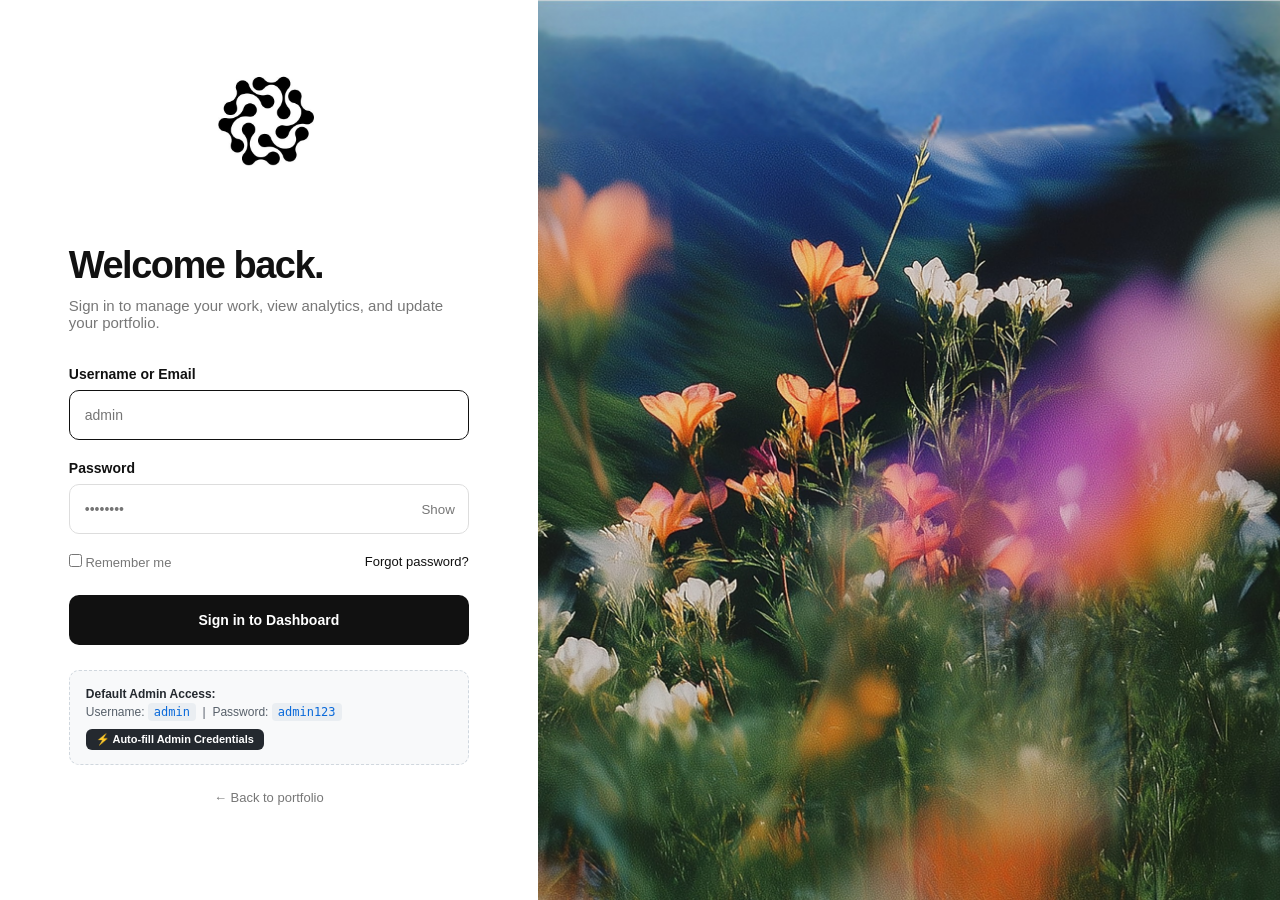
<file: admin-login.html>
<!DOCTYPE html>
<html lang="en">
<head>
    <meta charset="UTF-8">
    <meta name="viewport" content="width=device-width, initial-scale=1.0">
    <title>Admin Login — Acme Tembo Portfolio</title>
    <link rel="stylesheet" href="admin-login.css">
    <style>
        .error-banner {
            display: none;
            background: #fff0f0;
            color: #d32f2f;
            border: 1px solid #ffcdd2;
            padding: 12px 14px;
            border-radius: 8px;
            font-size: 13px;
            margin-bottom: 20px;
            animation: fadeIn 0.25s ease;
        }
        .demo-credentials {
            margin-top: 25px;
            padding: 14px 16px;
            background: #f8f9fa;
            border: 1px dashed #d0d7de;
            border-radius: 10px;
            font-size: 12px;
            color: #57606a;
            line-height: 1.5;
        }
        .demo-credentials strong {
            color: #24292f;
        }
        .demo-credentials code {
            background: #eaeef2;
            padding: 2px 6px;
            border-radius: 4px;
            font-family: monospace;
            font-size: 12px;
            color: #0969da;
        }
        .quick-fill-btn {
            display: inline-block;
            margin-top: 8px;
            padding: 4px 10px;
            background: #24292f;
            color: #ffffff;
            border: none;
            border-radius: 6px;
            font-size: 11px;
            font-weight: 600;
            cursor: pointer;
            transition: opacity 0.2s;
        }
        .quick-fill-btn:hover {
            opacity: 0.85;
        }
        @keyframes fadeIn {
            from { opacity: 0; transform: translateY(-6px); }
            to { opacity: 1; transform: translateY(0); }
        }
    </style>
</head>
<body>

    <div class="login-page">

        <!-- LEFT LOGIN SECTION -->
        <section class="login-section">

            <div class="logo">
                <a href="index.html">
                    <img src="Test.jpg" alt="Acme Tembo Logo">
                </a>
            </div>

            <div class="login-content">

                <h1>Welcome back.</h1>
                <p>Sign in to manage your work, view analytics, and update your portfolio.</p>

                <div id="error-banner" class="error-banner" role="alert"></div>

                <form id="login-form" autocomplete="on">

                    <div class="input-group">
                        <label for="username">Username or Email</label>
                        <input 
                            type="text" 
                            id="username" 
                            name="username" 
                            placeholder="admin" 
                            required 
                            autofocus
                        >
                    </div>

                    <div class="input-group">
                        <label for="password">Password</label>
                        <div class="password-box">
                            <input 
                                type="password" 
                                id="password" 
                                name="password" 
                                placeholder="••••••••" 
                                required
                            >
                            <button type="button" id="toggle-password" aria-label="Toggle password visibility">Show</button>
                        </div>
                    </div>

                    <div class="login-options">
                        <label>
                            <input type="checkbox" id="remember" name="remember"> 
                            Remember me
                        </label>
                        <a href="#" id="forgot-password-link">Forgot password?</a>
                    </div>

                    <button type="submit" id="submit-btn" class="login-btn">
                        Sign in to Dashboard
                    </button>

                    <div class="demo-credentials">
                        <strong>Default Admin Access:</strong><br>
                        Username: <code>admin</code> &nbsp;|&nbsp; Password: <code>admin123</code><br>
                        <button type="button" id="quick-fill" class="quick-fill-btn">⚡ Auto-fill Admin Credentials</button>
                    </div>

                    <a href="index.html" class="back-home">← Back to portfolio</a>

                </form>

            </div>

        </section>

        <!-- RIGHT IMAGE SECTION -->
        <section class="image-section">
            <img src="logo4.jpg" alt="Acme Portfolio Showcase">
        </section>

    </div>

    <!-- SCRIPTS -->
    <script src="data-store.js"></script>
    <script>
        document.addEventListener("DOMContentLoaded", () => {
            // If already authenticated, redirect to dashboard
            if (DataStore.isAuthenticated()) {
                window.location.href = "admin-dashboard.html";
                return;
            }

            const loginForm = document.getElementById("login-form");
            const usernameInput = document.getElementById("username");
            const passwordInput = document.getElementById("password");
            const rememberCheckbox = document.getElementById("remember");
            const togglePasswordBtn = document.getElementById("toggle-password");
            const errorBanner = document.getElementById("error-banner");
            const quickFillBtn = document.getElementById("quick-fill");
            const submitBtn = document.getElementById("submit-btn");

            // Password toggle
            togglePasswordBtn.addEventListener("click", () => {
                const isPassword = passwordInput.type === "password";
                passwordInput.type = isPassword ? "text" : "password";
                togglePasswordBtn.textContent = isPassword ? "Hide" : "Show";
            });

            // Quick Fill
            quickFillBtn.addEventListener("click", () => {
                const auth = DataStore.getAuthConfig();
                usernameInput.value = auth.username || "admin";
                passwordInput.value = auth.password || "admin123";
                errorBanner.style.display = "none";
            });

            // Forgot password hint
            document.getElementById("forgot-password-link").addEventListener("click", (e) => {
                e.preventDefault();
                const auth = DataStore.getAuthConfig();
                alert(`Admin Password Hint:\nUsername: ${auth.username}\nPassword: ${auth.password}\n\n(You can change this password anytime inside Admin Dashboard > Settings.)`);
            });

            // Form Submit
            loginForm.addEventListener("submit", (e) => {
                e.preventDefault();
                errorBanner.style.display = "none";
                submitBtn.disabled = true;
                submitBtn.textContent = "Verifying...";

                const username = usernameInput.value.trim();
                const password = passwordInput.value;
                const remember = rememberCheckbox.checked;

                setTimeout(() => {
                    const result = DataStore.login(username, password, remember);

                    if (result.success) {
                        submitBtn.textContent = "Success! Redirecting...";
                        window.location.href = "admin-dashboard.html";
                    } else {
                        errorBanner.textContent = result.error || "Invalid username or password.";
                        errorBanner.style.display = "block";
                        submitBtn.disabled = false;
                        submitBtn.textContent = "Sign in to Dashboard";
                        passwordInput.value = "";
                        passwordInput.focus();
                    }
                }, 350);
            });
        });
    </script>
</body>
</html>
</file>
<file: style.css>
/* =========================================
   RESET
========================================= */

* {
    margin: 0;
    padding: 0;
    box-sizing: border-box;
}

html {
    scroll-behavior: smooth;
}

body {
    font-family:
        -apple-system,
        BlinkMacSystemFont,
        "SF Pro Display",
        "SF Pro Text",
        "Helvetica Neue",
        Arial,
        sans-serif;

    background: var(--bg);
    color: var(--text);

    line-height: 1.5;

    -webkit-font-smoothing: antialiased;
    transition: background-color 0.35s ease, color 0.35s ease;
}

a {
    color: inherit;
    text-decoration: none;
}

img {
    width: 100%;
    display: block;
}


/* =========================================
   VARIABLES
========================================= */

:root {
    --bg: #ffffff;
    --text: #1d1d1f;
    --black: #1d1d1f;
    --dark: #000000;
    --grey: #6e6e73;
    --light-grey: #f5f5f7;
    --border: #d2d2d7;
    --green: #b7f7a1;
    --nav-bg: rgba(255, 255, 255, 0.88);
    --card-bg: #ffffff;

    --max-width: 1200px;
}

/* =========================================
   NAVIGATION
========================================= */

.navbar {
    position: sticky;
    top: 0;
    z-index: 1000;

    width: 100%;
    height: 64px;

    display: flex;
    align-items: center;
    justify-content: space-between;

    padding: 0 40px;

    background: rgba(255, 255, 255, 0.88);

    backdrop-filter: blur(20px);
    -webkit-backdrop-filter: blur(20px);

    border-bottom: 1px solid rgba(210, 210, 215, 0.5);
}


/* =========================================
   LOGO
========================================= */

.logo {
    width: 50px;
    height: auto;

    display: block;
}

.nav-button {
    display: inline-flex;
    align-items: center;
    gap: 9px;
    padding: 10px 17px;
    border: 1px solid #1d1d1f;
    border-radius: 999px;
    background: #1d1d1f;
    color: #ffffff;
    font-size: 14px;
    font-weight: 600;
    white-space: nowrap;
    transition: background 0.2s ease, border-color 0.2s ease, transform 0.2s ease;
}

.nav-button::after {
    content: "↗";
    font-size: 14px;
}

.nav-button:hover {
    border-color: #6d28a8;
    background: #6d28a8;
    color: #ffffff;
    transform: translateY(-1px);
}

.nav-button:focus-visible {
    outline: 3px solid rgba(109, 40, 168, 0.35);
    outline-offset: 3px;
}


/* =========================================
   NAV LINKS
========================================= */

.navbar nav {
    position: relative;

    display: flex;
    align-items: center;

    gap: 4px;
    padding: 5px;

    border-radius: 999px;
}


.navbar nav a {
    position: relative;
    z-index: 2;

    padding: 9px 14px;

    font-size: 14px;
    color: var(--grey);

    text-decoration: none;

    transition: color 0.3s ease;
}


.navbar nav a:hover {
    color: var(--black);
}


.navbar nav a.active {
    color: var(--black);
}


/* =========================================
   MOVING GLASS
========================================= */

.nav-glass {
    position: absolute;
    z-index: 1;

    top: 5px;
    left: 0;

    height: calc(100% - 10px);

    border-radius: 999px;

    background: rgba(255, 255, 255, 0.18);

    backdrop-filter: blur(20px) saturate(150%);
    -webkit-backdrop-filter: blur(20px) saturate(150%);

    border: 1px solid rgba(255, 255, 255, 0.35);

    box-shadow:
        0 4px 15px rgba(0, 0, 0, 0.06),
        inset 0 1px 1px rgba(255, 255, 255, 0.5);

    pointer-events: none;

    transition:
        left 0.45s cubic-bezier(.22, 1, .36, 1),
        width 0.45s cubic-bezier(.22, 1, .36, 1);
}
/* =========================================
   THEME TOGGLE
========================================= */

.theme-toggle {
    position: relative;
    width: 60px;
    height: 32px;
    border-radius: 999px;
    background: rgba(0, 0, 0, 0.06);
    border: 1px solid rgba(0, 0, 0, 0.1);
    cursor: pointer;
    margin-left: 10px;
    padding: 0;
    display: inline-flex;
    align-items: center;
    justify-content: space-between;
    outline: none;
    z-index: 2;
    transition: background 0.35s ease, border-color 0.35s ease, transform 0.2s ease;
    user-select: none;
    -webkit-tap-highlight-color: transparent;
}

.theme-toggle:hover {
    background: rgba(0, 0, 0, 0.12);
    transform: scale(1.05);
}

.theme-toggle:active {
    transform: scale(0.95);
}

/* Moving glass circle */
.theme-toggle::before {
    content: "";
    position: absolute;
    top: 3px;
    left: 4px;
    width: 24px;
    height: 24px;
    border-radius: 50%;
    background: #ffffff;
    box-shadow: 0 2px 8px rgba(0, 0, 0, 0.18);
    transition: transform 0.4s cubic-bezier(.22, 1, .36, 1), background 0.35s ease, box-shadow 0.35s ease;
    z-index: 1;
}

/* Icons */
.sun-icon,
.moon-icon {
    position: absolute;
    top: 50%;
    z-index: 2;
    font-size: 13px;
    line-height: 1;
    transform: translateY(-50%);
    pointer-events: none;
    transition: opacity 0.35s ease, transform 0.4s cubic-bezier(.22, 1, .36, 1), color 0.35s ease;
}

.sun-icon {
    left: 9px;
    opacity: 1;
    color: #e68a00;
}

.moon-icon {
    right: 9px;
    opacity: 0.35;
    color: #777777;
}

/* =========================================
   DARK MODE
========================================= */

body.dark-mode {
    --bg: #0c0d12;
    --text: #f5f5f7;
    --black: #f5f5f7;
    --dark: #ffffff;
    --grey: #98989f;
    --light-grey: #171820;
    --border: #262732;
    --nav-bg: rgba(12, 13, 18, 0.88);
    --card-bg: #14151c;
    background: #0c0d12;
    color: #f5f5f7;
}

body.dark-mode .navbar {
    background: rgba(12, 13, 18, 0.88);
    border-bottom: 1px solid rgba(255, 255, 255, 0.08);
}

body.dark-mode .navbar nav a {
    color: var(--grey);
}

body.dark-mode .navbar nav a:hover,
body.dark-mode .navbar nav a.active {
    color: var(--text);
}

body.dark-mode .nav-glass {
    background: rgba(255, 255, 255, 0.1);
    border: 1px solid rgba(255, 255, 255, 0.18);
    box-shadow: 0 4px 15px rgba(0, 0, 0, 0.3);
}

body.dark-mode .nav-button {
    border-color: #f5f5f7;
    background: #f5f5f7;
    color: #0c0d12;
}

body.dark-mode .nav-button:hover {
    border-color: #c084fc;
    background: #c084fc;
    color: #0c0d12;
}

body.dark-mode .theme-toggle {
    background: rgba(255, 255, 255, 0.12);
    border-color: rgba(255, 255, 255, 0.18);
}

body.dark-mode .theme-toggle:hover {
    background: rgba(255, 255, 255, 0.18);
}

body.dark-mode .theme-toggle::before {
    transform: translateX(28px);
    background: #252834;
    box-shadow: 0 2px 10px rgba(0, 0, 0, 0.5), inset 0 1px 1px rgba(255, 255, 255, 0.2);
}

body.dark-mode .sun-icon {
    opacity: 0.3;
    color: #6e6e73;
    transform: translateY(-50%) scale(0.85);
}

body.dark-mode .moon-icon {
    opacity: 1;
    color: #ffd166;
    transform: translateY(-50%) scale(1.05);
}

body.dark-mode .primary-button {
    background: #ffffff;
    color: #0c0d12;
}

body.dark-mode .primary-button:hover {
    background: #eaeaea;
}

body.dark-mode .text-link {
    border-bottom-color: var(--text);
}

body.dark-mode .banking-project .project-image {
    background: #14151c;
}

body.dark-mode .browser-window {
    background: #1a1c24;
    box-shadow: 0 30px 80px rgba(0, 0, 0, 0.6);
}

body.dark-mode .browser-top {
    border-bottom: 1px solid #262732;
}

body.dark-mode .browser-top span {
    background: #363842;
}

body.dark-mode .banking-sidebar {
    background: #15171e;
    border-right: 1px solid #262732;
}

body.dark-mode .banking-sidebar strong {
    color: #ffffff;
}

body.dark-mode .banking-menu {
    color: #98989f;
}

body.dark-mode .banking-main h3 {
    color: #ffffff;
}

body.dark-mode .banking-main > p {
    color: #98989f;
}

body.dark-mode .balance-card {
    background: #22242e;
    border: 1px solid #2f313d;
}

body.dark-mode .project-placeholder {
    background: #14151c;
    border: 1px solid #262732;
}

body.dark-mode .project-tech span {
    background: #20222a;
    color: #b0b1b8;
}

body.dark-mode .project-row {
    border-color: #262732;
    color: var(--text);
}

body.dark-mode .project-row:hover {
    background: #171820;
}

body.dark-mode .profile-card {
    background: var(--card-bg);
    border-color: #262732;
}

body.dark-mode .profile-card:hover {
    box-shadow: 0 20px 50px rgba(0, 0, 0, 0.4);
}

body.dark-mode .profile-card-info h3 {
    color: #ffffff;
}

body.dark-mode .linkedin-card {
    background: #1c1e27;
    color: #ffffff;
}

body.dark-mode .email-card {
    background: #232531;
    color: #ffffff;
}

body.dark-mode .figma-card {
    background: #1c382b;
    color: #b7f7a1;
}

body.dark-mode .gallery-item {
    background: #171820;
    border: 1px solid #262732;
}

body.dark-mode .currently {
    background: #121319;
}

body.dark-mode footer {
    border-top-color: #262732;
}

body.dark-mode .footer-bottom {
    border-top-color: #262732;
}

body.dark-mode .footer-bottom a:hover {
    color: #ffffff;
}

body.dark-mode .contact-form {
    background: rgba(20, 21, 28, 0.75);
    border-color: #262732;
}

body.dark-mode .contact-input,
body.dark-mode .contact-textarea {
    border-color: #262732;
    color: #ffffff;
    background: #14151c;
}

body.dark-mode .contact-input:focus,
body.dark-mode .contact-textarea:focus {
    border-color: #ffffff;
}

body.dark-mode .contact-submit-btn {
    background: #ffffff;
    color: #0c0d12;
}

body.dark-mode .contact-submit-btn:hover {
    background: #e2e2e2;
}


/* =========================================
   GENERAL
========================================= */

.section {
    max-width: var(--max-width);

    margin: 0 auto;

    padding: 140px 40px;
}

.section-label {
    display: flex;
    align-items: center;
    gap: 14px;

    margin-bottom: 60px;

    font-size: 13px;
    font-weight: 500;

    color: var(--grey);

    text-transform: uppercase;
    letter-spacing: 0.06em;
}

.section-label span {
    color: var(--black);
}


/* =========================================
   HERO
========================================= */

.hero {
    min-height: calc(100vh - 64px);

    max-width: 1200px;

    margin: 0 auto;

    padding: 120px 40px 60px;

    display: flex;
    flex-direction: column;
    justify-content: center;

    position: relative;
}

.hero-content {
    max-width: 1000px;
}

.eyebrow {
    font-size: 13px;
    font-weight: 600;

    letter-spacing: 0.08em;

    color: var(--grey);

    margin-bottom: 30px;
}

.hero h1 {
    font-size: clamp(64px, 8vw, 120px);

    line-height: 0.98;

    letter-spacing: -0.065em;

    font-weight: 600;
}

.hero h1 span {
    color: var(--grey);
}

.hero-description {
    max-width: 500px;

    margin-top: 45px;

    font-size: 20px;

    line-height: 1.5;

    color: var(--grey);
}

.primary-button {
    display: inline-flex;

    align-items: center;
    gap: 12px;

    margin-top: 40px;

    padding: 13px 21px;

    background: var(--black);

    color: white;

    border-radius: 999px;

    font-size: 15px;

    transition:
        transform 0.3s ease,
        background 0.3s ease;
}

.primary-button:hover {
    transform: translateY(-3px);

    background: #333333;
}

.primary-button span {
    font-size: 17px;
}

.hero-scroll {
    position: absolute;

    bottom: 40px;
    right: 40px;

    display: flex;
    align-items: center;
    gap: 10px;

    font-size: 12px;

    color: var(--grey);

    text-transform: uppercase;
    letter-spacing: 0.06em;
}


/* =========================================
   ABOUT
========================================= */

.about-grid {
    display: grid;

    grid-template-columns: 1fr 1fr;

    gap: 100px;

    align-items: center;
}

.about-image img {
    width: 100%;
    height: auto;
    display: block;
    position: relative;
    left: -35%;
    top: -5%;
    border-radius: 50%;
}
.about-image img {
    width: 100%;
    height: 100%;

    object-fit: cover;

    transition: transform 0.7s ease;
}

.about-image:hover img {
    transform: scale(1.03);
}

.about-content h2 {
    font-size: clamp(44px, 5vw, 72px);

    line-height: 1;

    letter-spacing: -0.055em;

    font-weight: 600;
}

.about-content h2 span {
    color: var(--grey);
}

.about-content p {
    max-width: 500px;

    margin-top: 30px;

    font-size: 18px;

    color: var(--grey);
}

.text-link {
    display: inline-flex;

    align-items: center;

    gap: 8px;

    margin-top: 30px;

    font-size: 15px;

    font-weight: 500;

    border-bottom: 1px solid var(--black);

    padding-bottom: 3px;

    transition:
        gap 0.25s ease,
        color 0.25s ease;
}

.text-link:hover {
    gap: 14px;
}


/* =========================================
   SECTION HEADINGS
========================================= */

.section-heading {
    display: flex;

    justify-content: space-between;

    align-items: flex-end;

    gap: 50px;

    margin-bottom: 80px;
}

.section-heading h2,
.projects-header h2,
.gallery-heading h2 {
    font-size: clamp(50px, 6vw, 85px);

    line-height: 0.98;

    letter-spacing: -0.06em;

    font-weight: 600;
}

.section-heading h2 span,
.projects-header h2 span,
.gallery-heading h2 span {
    color: var(--grey);
}

.section-heading p {
    max-width: 360px;

    color: var(--grey);

    font-size: 16px;
}


/* =========================================
   FEATURED PROJECTS
========================================= */

.featured-project {
    margin-bottom: 160px;
}

.project-image {
    width: 100%;

    overflow: hidden;

    border-radius: 30px;

    background: var(--light-grey);
}

.project-info {
    max-width: 700px;

    margin-top: 45px;
}

.project-number {
    font-size: 12px;

    color: var(--grey);

    letter-spacing: 0.08em;

    margin-bottom: 18px;
}

.project-info h3 {
    font-size: clamp(42px, 5vw, 70px);

    line-height: 1;

    letter-spacing: -0.055em;

    font-weight: 600;
}

.project-info h3 span {
    color: var(--grey);
}

.project-info > p:not(.project-number) {
    margin-top: 25px;

    max-width: 550px;

    font-size: 18px;

    color: var(--grey);
}

.project-tech {
    display: flex;

    flex-wrap: wrap;

    gap: 8px;

    margin-top: 25px;
}

.project-tech span {
    padding: 7px 12px;

    border: 1px solid var(--border);

    border-radius: 999px;

    font-size: 12px;

    color: var(--grey);
}


/* =========================================
   BANKING PROJECT
========================================= */

.banking-project .project-image {
    padding: 70px 70px 0;

    background: #f2f2f2;
}

.browser-window {
    background: white;

    border-radius: 20px 20px 0 0;

    overflow: hidden;

    box-shadow:
        0 30px 80px rgba(0, 0, 0, 0.12);

    transform: translateY(0);

    transition: transform 0.6s ease;
}

.banking-project:hover .browser-window {
    transform: translateY(-8px);
}

.browser-top {
    height: 42px;

    display: flex;
    align-items: center;

    gap: 7px;

    padding: 0 17px;

    border-bottom: 1px solid #eeeeee;
}

.browser-top span {
    width: 9px;
    height: 9px;

    border-radius: 50%;

    background: #d6d6d6;
}

.banking-preview {
    display: grid;

    grid-template-columns: 180px 1fr;

    min-height: 480px;
}

.banking-sidebar {
    padding: 30px 20px;

    border-right: 1px solid #eeeeee;

    background: #fafafa;
}

.banking-sidebar strong {
    display: block;

    font-size: 18px;

    margin-bottom: 45px;
}

.banking-menu {
    padding: 11px 12px;

    margin-bottom: 6px;

    border-radius: 8px;

    font-size: 12px;

    color: #777777;
}

.banking-menu.active {
    background: var(--green);

    color: #111111;

    font-weight: 600;
}

.banking-main {
    padding: 45px;
}

.banking-main > p {
    color: #777777;

    font-size: 14px;
}

.banking-main h3 {
    margin-top: 8px;

    font-size: 42px;

    letter-spacing: -0.04em;
}

.balance-card {
    margin-top: 50px;

    max-width: 500px;

    padding: 35px;

    border-radius: 18px;

    background: #111111;

    color: white;
}

.balance-card span {
    display: block;

    font-size: 12px;

    color: #aaaaaa;
}

.balance-card strong {
    display: block;

    margin-top: 12px;

    font-size: 28px;

    font-weight: 500;
}


/* =========================================
   PROJECT PLACEHOLDERS
========================================= */

.project-placeholder {
    min-height: 600px;

    display: flex;

    align-items: center;
    justify-content: center;

    background: var(--green);
}

.project-placeholder.dark {
    background: #111111;

    color: white;
}

.nebula-project .nebula-art {
    position: relative;
    isolation: isolate;
    min-height: 600px;
    display: flex;
    align-items: center;
    justify-content: center;
    overflow: hidden;
    color: #ffffff;
    background-color: #100b1f;
    background-image:
        radial-gradient(1px 1px at 12% 22%, #ffffff 99%, transparent 100%),
        radial-gradient(1px 1px at 34% 68%, #d8b4fe 99%, transparent 100%),
        radial-gradient(1px 1px at 78% 24%, #ffffff 99%, transparent 100%),
        radial-gradient(1.5px 1.5px at 88% 72%, #e9d5ff 99%, transparent 100%),
        radial-gradient(ellipse at 72% 38%, rgba(142, 53, 212, 0.58), transparent 38%),
        radial-gradient(ellipse at 54% 78%, rgba(76, 29, 149, 0.62), transparent 42%),
        linear-gradient(125deg, #090711 4%, #211039 52%, #100b1f 100%);
}

.nebula-banner {
    position: absolute;
    z-index: 2;
    top: 32px;
    left: 32px;
    padding: 10px 15px;
    border: 1px solid rgba(233, 213, 255, 0.42);
    border-radius: 999px;
    background: rgba(45, 16, 74, 0.72);
    color: #f3e8ff;
    font-size: 12px;
    font-weight: 600;
    text-transform: uppercase;
}

.nebula-star {
    position: absolute;
    z-index: -1;
    top: 43%;
    left: 62%;
    width: min(38vw, 420px);
    aspect-ratio: 1;
    transform: translate(-50%, -50%);
    border-radius: 50%;
    background: radial-gradient(circle, #ffffff 0 1%, #e9d5ff 3%, #c084fc 8%, #7e22ce 21%, rgba(126, 34, 206, 0.18) 45%, transparent 70%);
    filter: drop-shadow(0 0 34px rgba(192, 132, 252, 0.62));
}

.nebula-star::before {
    position: absolute;
    inset: 26% -34%;
    border: 1px solid rgba(216, 180, 254, 0.52);
    border-radius: 50%;
    content: "";
    transform: rotate(-24deg);
}

.nebula-art-title {
    position: absolute;
    z-index: 1;
    right: 8%;
    bottom: 11%;
    left: 8%;
}

.nebula-art-title span {
    display: block;
    margin-bottom: 18px;
    color: #e9d5ff;
    font-size: 11px;
    letter-spacing: 0.12em;
}

.nebula-art-title strong {
    display: block;
    font-size: clamp(48px, 8vw, 100px);
    line-height: 0.9;
    font-weight: 600;
}

.placeholder-content {
    text-align: center;

    max-width: 600px;

    padding: 50px;
}

.placeholder-content span {
    display: block;

    font-size: 12px;

    letter-spacing: 0.1em;

    margin-bottom: 20px;

    opacity: 0.6;
}

.placeholder-content strong {
    display: block;

    font-size: clamp(50px, 7vw, 100px);

    line-height: 0.95;

    letter-spacing: -0.06em;

    font-weight: 600;
}


/* =========================================
   ALL PROJECTS
========================================= */

.projects-header {
    margin-bottom: 80px;
}

.project-list {
    border-top: 1px solid var(--border);
}

.project-row {
    display: flex;

    align-items: center;

    justify-content: space-between;

    padding: 30px 5px;

    border-bottom: 1px solid var(--border);

    font-size: 18px;

    transition:
        padding 0.3s ease,
        background 0.3s ease;
}

.project-row:hover {
    padding-left: 15px;
    padding-right: 15px;

    background: var(--light-grey);
}

.project-row div {
    display: flex;

    align-items: center;

    gap: 30px;
}

.project-row div span {
    font-size: 12px;

    color: var(--grey);
}

.project-row > span {
    font-size: 13px;

    color: var(--grey);
}


/* =========================================
   PROFILE CARDS
========================================= */

.profile-grid {
    display: grid;

    grid-template-columns: repeat(2, 1fr);

    gap: 20px;
}

.profile-card {
    overflow: hidden;

    border: 1px solid var(--border);

    border-radius: 24px;

    background: white;

    transition:
        transform 0.4s ease,
        box-shadow 0.4s ease;
}

.profile-card:hover {
    transform: translateY(-6px);

    box-shadow:
        0 20px 50px rgba(0, 0, 0, 0.08);
}

.profile-card-image {
    height: 260px;

    display: flex;

    align-items: center;
    justify-content: center;

    overflow: hidden;
}

.profile-card-image span {
    font-size: 42px;

    font-weight: 600;

    letter-spacing: -0.05em;
}

.github-card {
    background: #111111;
    color: white;
}

.linkedin-card {
    background: #0a66c2;
    color: white;
}

.whatsapp-card {
    background: #25d366;
    color: white;
}

.figma-card {
    background: var(--green);
    color: #111111;
}

.email-card {
    background: #e9e9e9;
    color: #111111;
}

.profile-card-info {
    display: flex;

    justify-content: space-between;

    align-items: center;

    padding: 24px;
}

.profile-card-info h3 {
    font-size: 19px;

    font-weight: 600;
}

.profile-card-info p {
    margin-top: 4px;

    font-size: 14px;

    color: var(--grey);
}

.profile-arrow {
    font-size: 20px;

    transition: transform 0.3s ease;
}

.profile-card:hover .profile-arrow {
    transform: translate(4px, -4px);
}


/* =========================================
   GALLERY
========================================= */

.gallery-heading {
    margin-bottom: 70px;
}

.gallery-grid {
    display: grid;

    grid-template-columns: 1.4fr 1fr;

    grid-template-rows: 300px 300px;

    gap: 20px;
}

.gallery-item {
    overflow: hidden;

    border-radius: 24px;

    background: var(--light-grey);
}

.gallery-item.large {
    grid-row: span 2;
}

.gallery-item img {
    height: 100%;

    object-fit: cover;

    transition: transform 0.6s ease;
}

.gallery-item:hover img {
    transform: scale(1.04);
}


/* =========================================
   CURRENTLY
========================================= */

.currently {
    background: var(--light-grey);

    max-width: none;

    padding-left: max(40px, calc((100vw - 1120px) / 2));
    padding-right: max(40px, calc((100vw - 1120px) / 2));
}

.currently-content {
    display: grid;

    grid-template-columns: 1fr 1fr;

    gap: 100px;
}

.currently-content h2 {
    font-size: clamp(50px, 6vw, 85px);

    line-height: 0.98;

    letter-spacing: -0.06em;

    font-weight: 600;
}

.currently-content h2 span {
    color: var(--grey);
}

.currently-list {
    border-top: 1px solid var(--border);
}

.currently-list div {
    display: flex;

    align-items: center;

    gap: 25px;

    padding: 20px 0;

    border-bottom: 1px solid var(--border);

    font-size: 15px;
}

.currently-list span {
    color: var(--grey);

    font-size: 12px;
}


/* =========================================
   CONTACT
========================================= */

.contact {
    min-height: 80vh;

    display: flex;

    align-items: center;

    justify-content: center;

    text-align: center;
}

.contact-content h2 {
    font-size: clamp(65px, 9vw, 130px);

    line-height: 0.9;

    letter-spacing: -0.07em;

    font-weight: 600;
}

.contact-content h2 span {
    color: var(--grey);
}

.contact-content .primary-button {
    margin-top: 50px;
}

/* =========================================
   CONTACT FORM
========================================= */
.contact-form-container {
    width: 100%;
    max-width: 580px;
    margin: 45px auto 0;
    text-align: left;
}

.contact-form {
    display: flex;
    flex-direction: column;
    gap: 16px;
    background: rgba(255, 255, 255, 0.6);
    backdrop-filter: blur(10px);
    border: 1px solid var(--border);
    padding: 30px;
    border-radius: 18px;
    box-shadow: 0 10px 30px rgba(0, 0, 0, 0.04);
}

body.dark-mode .contact-form {
    background: rgba(20, 20, 20, 0.6);
}

.contact-form-row {
    display: grid;
    grid-template-columns: 1fr 1fr;
    gap: 16px;
}

@media (max-width: 600px) {
    .contact-form-row {
        grid-template-columns: 1fr;
    }
}

.contact-input, .contact-textarea {
    width: 100%;
    padding: 14px 16px;
    border: 1px solid var(--border);
    background: transparent;
    color: var(--black);
    border-radius: 12px;
    font-size: 14px;
    outline: none;
    font-family: inherit;
    transition: border-color 0.2s;
}

.contact-input:focus, .contact-textarea:focus {
    border-color: var(--black);
}

.contact-textarea {
    min-height: 110px;
    resize: vertical;
}

.contact-submit-btn {
    width: 100%;
    padding: 15px;
    border: none;
    border-radius: 12px;
    background: var(--black);
    color: var(--white);
    font-size: 14px;
    font-weight: 600;
    cursor: pointer;
    transition: 0.2s;
    display: flex;
    align-items: center;
    justify-content: center;
    gap: 8px;
}

.contact-submit-btn:hover {
    opacity: 0.88;
}

.contact-success-msg {
    display: none;
    padding: 16px 20px;
    background: #e6f4ea;
    color: #137333;
    border-radius: 12px;
    font-size: 14px;
    margin-top: 15px;
    text-align: center;
}

body.dark-mode .contact-success-msg {
    background: #133926;
    color: #81c995;
}


/* =========================================
   FOOTER
========================================= */

footer {
    padding: 50px 40px 30px;

    border-top: 1px solid var(--border);

    max-width: 1200px;

    margin: auto;
}

.footer-top {
    display: flex;

    justify-content: space-between;

    align-items: center;

    padding-bottom: 60px;
}

.footer-top strong {
    font-size: 15px;
}

.footer-top p {
    color: var(--grey);

    font-size: 13px;
}

.footer-bottom {
    display: flex;

    justify-content: space-between;

    padding-top: 25px;

    border-top: 1px solid var(--border);

    color: var(--grey);

    font-size: 12px;
}

.footer-bottom div {
    display: flex;

    gap: 25px;
}

.footer-bottom a:hover {
    color: var(--black);
}


/* =========================================
   SCROLL ANIMATION
========================================= */

.section,
.featured-project,
.profile-card,
.gallery-item {
    opacity: 0;

    transform: translateY(30px);

    transition:
        opacity 0.8s ease,
        transform 0.8s ease;
}

.visible {
    opacity: 1;

    transform: translateY(0);
}


/* =========================================
   MOBILE
========================================= */

@media (max-width: 800px) {

    .navbar {
        padding: 0 20px;
    }

    .navbar nav {
        display: none;
    }

    .nav-button {
        font-size: 12px;
    }

    .section {
        padding: 90px 20px;
    }

    .hero {
        padding: 80px 20px;

        min-height: calc(100vh - 64px);
    }

    .hero h1 {
        font-size: clamp(55px, 15vw, 90px);
    }

    .hero-description {
        font-size: 17px;

        max-width: 400px;
    }

    .hero-scroll {
        display: none;
    }

    .about-grid {
        grid-template-columns: 1fr;

        gap: 50px;
    }

    .about-content h2 {
        font-size: 50px;
    }

    .section-heading {
        display: block;
    }

    .section-heading p {
        margin-top: 30px;
    }

    .banking-project .project-image {
        padding: 25px 25px 0;
    }

    .banking-preview {
        grid-template-columns: 1fr;

        min-height: 400px;
    }

    .banking-sidebar {
        display: none;
    }

    .banking-main {
        padding: 30px;
    }

    .banking-main h3 {
        font-size: 30px;
    }

    .project-placeholder {
        min-height: 400px;
    }

    .nebula-project .nebula-art {
        min-height: 440px;
    }

    .nebula-banner {
        top: 20px;
        left: 20px;
    }

    .nebula-star {
        top: 42%;
        left: 64%;
        width: 68vw;
    }

    .nebula-art-title {
        right: 20px;
        bottom: 10%;
        left: 20px;
    }

    .placeholder-content strong {
        font-size: 55px;
    }

    .profile-grid {
        grid-template-columns: 1fr;
    }

    .gallery-grid {
        display: flex;

        flex-direction: column;
    }

    .gallery-item,
    .gallery-item.large {
        height: 350px;
    }

    .currently-content {
        grid-template-columns: 1fr;

        gap: 60px;
    }

    .contact-content h2 {
        font-size: 65px;
    }

    .footer-top,
    .footer-bottom {
        flex-direction: column;

        align-items: flex-start;

        gap: 25px;
    }

    .footer-bottom div {
        flex-wrap: wrap;
    }
}


/* =========================================
   SMALL PHONES
========================================= */

@media (max-width: 480px) {

    .nav-button {
        gap: 7px;
        padding: 8px 12px;
        font-size: 12px;
    }

    .nav-button::after {
        font-size: 12px;
    }

    .hero h1 {
        font-size: 54px;
    }

    .about-content h2,
    .section-heading h2,
    .projects-header h2,
    .gallery-heading h2 {
        font-size: 48px;
    }

    .project-info h3 {
        font-size: 45px;
    }

    .contact-content h2 {
        font-size: 54px;
    }

    .profile-card-image {
        height: 210px;
    }

    .profile-card-image span {
        font-size: 32px;
    }

}


/* =========================================
   GALLERY SECTION
========================================= */

.gallery {
    padding: 80px 40px;
    max-width: var(--max-width);
    margin: 0 auto;
}

.gallery-heading {
    margin-bottom: 48px;
}

.gallery-heading h2 {
    font-size: 72px;
    font-weight: 700;
    letter-spacing: -0.03em;
    line-height: 1.05;
    color: var(--black);
}

.gallery-heading h2 span {
    color: var(--grey);
}

.gallery-grid {
    display: grid;
    grid-template-columns: repeat(3, 1fr);
    gap: 16px;
}

.gallery-item {
    border-radius: 20px;
    overflow: hidden;
    background: var(--light-grey);
    aspect-ratio: 1 / 1;
    transition: opacity 0.4s ease, transform 0.4s ease;
}

.gallery-item.large {
    grid-column: span 2;
    aspect-ratio: 16 / 10;
}

.gallery-item img {
    width: 100%;
    height: 100%;
    object-fit: cover;
    display: block;
    transition: transform 0.5s ease;
}

.gallery-item:hover img {
    transform: scale(1.04);
}

/* Hidden / revealed states for see-more */
.gallery-item.gallery-hidden {
    display: none;
}

.gallery-item.gallery-revealed {
    display: block;
    animation: galleryReveal 0.45s ease forwards;
}

@keyframes galleryReveal {
    from {
        opacity: 0;
        transform: translateY(20px);
    }
    to {
        opacity: 1;
        transform: translateY(0);
    }
}

/* Placeholder when no gallery photos exist */
.gallery-empty {
    grid-column: 1 / -1;
    padding: 60px 20px;
    text-align: center;
    color: var(--grey);
    font-size: 15px;
    border: 2px dashed var(--border);
    border-radius: 20px;
}

/* See more button */
.gallery-see-more {
    display: flex;
    justify-content: center;
    margin-top: 36px;
}

.gallery-see-more-btn {
    display: inline-flex;
    align-items: center;
    gap: 10px;

    padding: 14px 30px;

    background: transparent;
    border: 1.5px solid var(--border);
    border-radius: 100px;

    font-size: 14px;
    font-weight: 600;
    color: var(--text);
    letter-spacing: 0.01em;

    cursor: pointer;
    transition: background 0.25s, border-color 0.25s, transform 0.2s;
}

.gallery-see-more-btn:hover {
    background: var(--light-grey);
    border-color: var(--grey);
    transform: translateY(-2px);
}

.gallery-arrow {
    font-size: 16px;
    display: inline-block;
    transition: transform 0.3s ease;
}

.gallery-see-more-btn:hover .gallery-arrow {
    transform: translateY(3px);
}

/* Dark mode gallery */
body.dark-mode .gallery-heading h2 {
    color: #f5f5f7;
}

body.dark-mode .gallery-empty {
    border-color: rgba(255,255,255,0.15);
    color: rgba(255,255,255,0.45);
}

body.dark-mode .gallery-see-more-btn {
    border-color: rgba(255,255,255,0.2);
    color: #f5f5f7;
}

body.dark-mode .gallery-see-more-btn:hover {
    background: rgba(255,255,255,0.08);
    border-color: rgba(255,255,255,0.4);
}

@media (max-width: 768px) {
    .gallery {
        padding: 60px 24px;
    }

    .gallery-heading h2 {
        font-size: 48px;
    }

    .gallery-grid {
        grid-template-columns: repeat(2, 1fr);
    }

    .gallery-item.large {
        grid-column: span 2;
    }
}

@media (max-width: 480px) {
    .gallery-grid {
        grid-template-columns: 1fr;
    }

    .gallery-item.large {
        grid-column: span 1;
    }
}
</file>
<file: admin-dashboard.css>
/* =========================
   VARIABLES
========================= */

:root {
    --bg-color: #f7f7f7;
    --text-color: #111111;
    --card-color: #ffffff;
    --border-color: #e5e5e5;
    --light-grey: #777777;
    --hover-color: #f0f0f0;
}


/* =========================
   DARK MODE
========================= */

body.dark-mode {
    --bg-color: #0a0a0a;
    --text-color: #f5f5f5;
    --card-color: #141414;
    --border-color: #292929;
    --light-grey: #999999;
    --hover-color: #1d1d1d;
}


/* =========================
   RESET
========================= */

* {
    margin: 0;
    padding: 0;
    box-sizing: border-box;
}

body {
    font-family: Arial, sans-serif;

    background: var(--bg-color);
    color: var(--text-color);

    min-height: 100vh;
}


/* =========================
   DASHBOARD
========================= */

.dashboard {
    min-height: 100vh;

    display: flex;
}


/* =========================
   SIDEBAR
========================= */

.sidebar {
    width: 230px;

    min-height: 100vh;

    padding: 30px 20px;

    border-right: 1px solid var(--border-color);

    display: flex;
    flex-direction: column;
    justify-content: space-between;

    background: var(--card-color);
}


/* LOGO */
.logo {
    width: 52px;
    height: 52px;

    display: flex;
    align-items: center;
    justify-content: center;

    margin: 0 auto 45px;

    border-radius: 14px;

    overflow: hidden;

    background: var(--hover-color);
}

.logo img {
    width: 100%;
    height: 100%;

    object-fit: cover;
}


/* =========================
   NAVIGATION
========================= */

nav {
    display: flex;
    flex-direction: column;

    gap: 6px;
}

.nav-item {
    display: flex;
    align-items: center;

    gap: 12px;

    padding: 12px 14px;

    border-radius: 10px;

    color: var(--light-grey);

    text-decoration: none;

    font-size: 14px;

    transition: 0.2s;
}

.nav-item span {
    width: 20px;

    text-align: center;

    font-size: 16px;
}

.nav-item:hover {
    background: var(--hover-color);
    color: var(--text-color);
}

.nav-item.active {
    background: var(--hover-color);
    color: var(--text-color);

    font-weight: 600;
}


/* LOGOUT */

.logout {
    width: 100%;

    padding: 12px 14px;

    display: flex;
    align-items: center;

    gap: 12px;

    border: none;

    background: none;

    color: var(--light-grey);

    cursor: pointer;

    font-size: 14px;

    border-radius: 10px;

    text-align: left;
}

.logout:hover {
    background: var(--hover-color);
    color: var(--text-color);
}


/* =========================
   MAIN
========================= */

.main {
    flex: 1;

    padding: 40px 50px;

    overflow-x: hidden;
}


/* =========================
   TOP BAR
========================= */

.topbar {
    display: flex;

    justify-content: space-between;
    align-items: center;

    margin-bottom: 40px;
}

.topbar h1 {
    font-size: 32px;

    letter-spacing: -1px;

    margin-bottom: 6px;
}

.topbar p {
    color: var(--light-grey);

    font-size: 14px;
}


/* ADMIN PROFILE */

.admin-profile {
    display: flex;
    align-items: center;

    gap: 10px;
}

.admin-avatar {
    width: 40px;
    height: 40px;

    display: flex;
    align-items: center;
    justify-content: center;

    border-radius: 50%;

    background: var(--text-color);
    color: var(--bg-color);

    font-weight: 600;
}

.admin-profile strong {
    display: block;

    font-size: 13px;
}

.admin-profile small {
    color: var(--light-grey);

    font-size: 11px;
}


/* =========================
   STATISTICS
========================= */

.stats {
    display: grid;

    grid-template-columns: repeat(4, 1fr);

    gap: 18px;

    margin-bottom: 45px;
}

.stat-card {
    background: var(--card-color);

    border: 1px solid var(--border-color);

    border-radius: 16px;

    padding: 22px;
}

.stat-label {
    display: block;

    color: var(--light-grey);

    font-size: 13px;

    margin-bottom: 12px;
}

.stat-card strong {
    display: block;

    font-size: 28px;

    margin-bottom: 6px;
}

.stat-card small {
    color: var(--light-grey);

    font-size: 12px;
}


/* =========================
   WORK SECTION
========================= */

.section-header {
    display: flex;

    justify-content: space-between;
    align-items: center;

    margin-bottom: 22px;
}

.section-header h2 {
    font-size: 22px;

    margin-bottom: 5px;
}

.section-header p {
    color: var(--light-grey);

    font-size: 13px;
}


/* ADD BUTTON */

.add-btn {
    border: none;

    background: var(--text-color);
    color: var(--bg-color);

    padding: 12px 18px;

    border-radius: 10px;

    font-size: 13px;
    font-weight: 600;

    cursor: pointer;
}

.add-btn:hover {
    opacity: 0.85;
}


/* =========================
   PROJECTS
========================= */

.projects {
    display: grid;

    grid-template-columns: repeat(3, 1fr);

    gap: 20px;
}

.project-card {
    background: var(--card-color);

    border: 1px solid var(--border-color);

    border-radius: 16px;

    overflow: hidden;
}


/* PROJECT IMAGE */

.project-image {
    width: 100%;

    height: 180px;

    overflow: hidden;

    background: var(--hover-color);
}

.project-image img {
    width: 100%;
    height: 100%;

    object-fit: cover;

    display: block;
}


/* PROJECT INFO */

.project-info {
    padding: 18px;

    display: flex;
    justify-content: space-between;

    gap: 10px;
}

.project-info h3 {
    font-size: 16px;

    margin-bottom: 6px;
}

.project-info p {
    color: var(--light-grey);

    font-size: 12px;

    line-height: 1.5;
}


/* STATUS */

.status {
    height: fit-content;

    padding: 5px 8px;

    border-radius: 20px;

    background: var(--hover-color);

    font-size: 10px;

    white-space: nowrap;
}

.status.draft {
    opacity: 0.6;
}


/* =========================
   ACTIONS
========================= */

.project-actions {
    display: flex;

    gap: 8px;

    padding: 0 18px 18px;
}

.project-actions button {
    flex: 1;

    padding: 9px;

    border-radius: 8px;

    cursor: pointer;

    font-size: 12px;
}

.edit-btn {
    border: 1px solid var(--border-color);

    background: transparent;

    color: var(--text-color);
}

.delete-btn {
    border: 1px solid var(--border-color);

    background: transparent;

    color: #c44;
}

.edit-btn:hover,
.delete-btn:hover {
    background: var(--hover-color);
}


/* =========================
   RESPONSIVE
========================= */

@media (max-width: 1100px) {

    .stats {
        grid-template-columns: repeat(2, 1fr);
    }

    .projects {
        grid-template-columns: repeat(2, 1fr);
    }
}


@media (max-width: 750px) {

    .sidebar {
        width: 70px;

        padding: 25px 10px;
    }

    .nav-item {
        justify-content: center;
    }

    .nav-item span {
        font-size: 18px;
    }

    .nav-item {
        font-size: 0;
    }

    .logout {
        justify-content: center;

        font-size: 0;
    }

    .main {
        padding: 30px 20px;
    }
}


@media (max-width: 600px) {

    .stats {
        grid-template-columns: 1fr;
    }

    .projects {
        grid-template-columns: 1fr;
    }

    .section-header {
        align-items: flex-start;

        gap: 15px;

        flex-direction: column;
    }

    .topbar {
        align-items: flex-start;

        gap: 20px;
    }

    .admin-profile {
        display: none;
    }
}


/* =========================
   TABS & SECTIONS
========================= */
.tab-pane {
    display: none;
    animation: fadeInTab 0.25s ease;
}

.tab-pane.active {
    display: block;
}

@keyframes fadeInTab {
    from { opacity: 0; transform: translateY(6px); }
    to { opacity: 1; transform: translateY(0); }
}

.nav-item {
    position: relative;
    cursor: pointer;
    border: none;
    background: transparent;
    width: 100%;
    text-align: left;
}

.nav-item .badge {
    margin-left: auto;
    background: #d32f2f;
    color: #ffffff;
    font-size: 11px;
    font-weight: 700;
    padding: 2px 7px;
    border-radius: 12px;
}

.sidebar-footer {
    display: flex;
    flex-direction: column;
    gap: 8px;
    margin-top: auto;
    padding-top: 20px;
    border-top: 1px solid var(--border-color);
}

.theme-btn {
    width: 100%;
    padding: 10px 14px;
    display: flex;
    align-items: center;
    gap: 12px;
    border: 1px solid var(--border-color);
    background: transparent;
    color: var(--text-color);
    cursor: pointer;
    font-size: 13px;
    border-radius: 10px;
    transition: 0.2s;
}

.theme-btn:hover {
    background: var(--hover-color);
}

.live-link {
    width: 100%;
    padding: 10px 14px;
    display: flex;
    align-items: center;
    justify-content: space-between;
    text-decoration: none;
    color: var(--light-grey);
    font-size: 13px;
    border-radius: 10px;
    transition: 0.2s;
}

.live-link:hover {
    background: var(--hover-color);
    color: var(--text-color);
}

/* =========================
   CONTROLS & FILTERS
========================= */
.controls-bar {
    display: flex;
    justify-content: space-between;
    align-items: center;
    gap: 15px;
    margin-bottom: 22px;
    flex-wrap: wrap;
}

.search-input {
    flex: 1;
    min-width: 200px;
    height: 42px;
    padding: 0 14px;
    border: 1px solid var(--border-color);
    background: var(--card-color);
    color: var(--text-color);
    border-radius: 10px;
    font-size: 13px;
    outline: none;
}

.search-input:focus {
    border-color: var(--text-color);
}

.filter-select {
    height: 42px;
    padding: 0 14px;
    border: 1px solid var(--border-color);
    background: var(--card-color);
    color: var(--text-color);
    border-radius: 10px;
    font-size: 13px;
    outline: none;
    cursor: pointer;
}

/* =========================
   STATUS BADGES
========================= */
.status {
    cursor: pointer;
    user-select: none;
    transition: 0.2s;
}

.status:hover {
    opacity: 0.8;
}

.status.published {
    background: #e6f4ea;
    color: #137333;
}

body.dark-mode .status.published {
    background: #133926;
    color: #81c995;
}

.status.draft {
    background: #f1f3f4;
    color: #5f6368;
}

body.dark-mode .status.draft {
    background: #2a2b2e;
    color: #9aa0a6;
}

.project-tech-tags {
    display: flex;
    flex-wrap: wrap;
    gap: 6px;
    padding: 0 18px 14px;
}

.tech-tag {
    font-size: 11px;
    padding: 3px 8px;
    border-radius: 6px;
    background: var(--hover-color);
    color: var(--light-grey);
}

/* =========================
   ANALYTICS SECTION
========================= */
.analytics-grid {
    display: grid;
    grid-template-columns: 2fr 1fr;
    gap: 20px;
    margin-bottom: 30px;
}

@media (max-width: 960px) {
    .analytics-grid {
        grid-template-columns: 1fr;
    }
}

.panel-card {
    background: var(--card-color);
    border: 1px solid var(--border-color);
    border-radius: 16px;
    padding: 24px;
}

.panel-title {
    font-size: 17px;
    font-weight: 600;
    margin-bottom: 6px;
}

.panel-subtitle {
    font-size: 13px;
    color: var(--light-grey);
    margin-bottom: 20px;
}

.breakdown-row {
    margin-bottom: 16px;
}

.breakdown-label {
    display: flex;
    justify-content: space-between;
    font-size: 13px;
    margin-bottom: 6px;
}

.progress-track {
    width: 100%;
    height: 8px;
    border-radius: 4px;
    background: var(--hover-color);
    overflow: hidden;
}

.progress-fill {
    height: 100%;
    border-radius: 4px;
    background: var(--text-color);
    transition: width 0.4s ease;
}

.data-table-wrapper {
    overflow-x: auto;
    background: var(--card-color);
    border: 1px solid var(--border-color);
    border-radius: 16px;
}

.data-table {
    width: 100%;
    border-collapse: collapse;
    font-size: 13px;
    text-align: left;
}

.data-table th {
    padding: 14px 18px;
    border-bottom: 1px solid var(--border-color);
    color: var(--light-grey);
    font-weight: 600;
    font-size: 12px;
    text-transform: uppercase;
    letter-spacing: 0.5px;
}

.data-table td {
    padding: 14px 18px;
    border-bottom: 1px solid var(--border-color);
    color: var(--text-color);
}

.data-table tr:last-child td {
    border-bottom: none;
}

.data-table tr:hover td {
    background: var(--hover-color);
}

/* =========================
   MESSAGES INBOX
========================= */
.messages-container {
    background: var(--card-color);
    border: 1px solid var(--border-color);
    border-radius: 16px;
    overflow: hidden;
}

.message-item {
    display: flex;
    align-items: center;
    justify-content: space-between;
    padding: 18px 22px;
    border-bottom: 1px solid var(--border-color);
    cursor: pointer;
    transition: background 0.2s;
    gap: 15px;
}

.message-item:last-child {
    border-bottom: none;
}

.message-item:hover {
    background: var(--hover-color);
}

.message-item.unread {
    font-weight: 600;
    background: rgba(0, 0, 0, 0.02);
}

body.dark-mode .message-item.unread {
    background: rgba(255, 255, 255, 0.03);
}

.msg-sender {
    min-width: 180px;
    font-size: 14px;
}

.msg-preview {
    flex: 1;
    font-size: 13px;
    color: var(--light-grey);
    white-space: nowrap;
    overflow: hidden;
    text-overflow: ellipsis;
}

.message-item.unread .msg-preview {
    color: var(--text-color);
}

.msg-date {
    font-size: 12px;
    color: var(--light-grey);
    white-space: nowrap;
}

.msg-actions {
    display: flex;
    gap: 8px;
}

.btn-icon {
    border: none;
    background: transparent;
    padding: 6px 10px;
    border-radius: 6px;
    cursor: pointer;
    color: var(--light-grey);
    font-size: 14px;
    transition: 0.2s;
}

.btn-icon:hover {
    background: var(--hover-color);
    color: var(--text-color);
}

.btn-icon.delete:hover {
    color: #c44;
}

/* =========================
   IMAGE GALLERY
========================= */
.upload-box {
    border: 2px dashed var(--border-color);
    border-radius: 16px;
    padding: 35px 20px;
    text-align: center;
    margin-bottom: 25px;
    background: var(--card-color);
    cursor: pointer;
    transition: 0.2s;
}

.upload-box:hover, .upload-box.dragover {
    border-color: var(--text-color);
    background: var(--hover-color);
}

.upload-box input[type="file"] {
    display: none;
}

.gallery-grid {
    display: grid;
    grid-template-columns: repeat(auto-fill, minmax(200px, 1fr));
    gap: 18px;
}

.gallery-card {
    background: var(--card-color);
    border: 1px solid var(--border-color);
    border-radius: 12px;
    overflow: hidden;
}

.gallery-card-img {
    width: 100%;
    height: 140px;
    background: var(--hover-color);
    overflow: hidden;
}

.gallery-card-img img {
    width: 100%;
    height: 100%;
    object-fit: cover;
    display: block;
}

.gallery-card-body {
    padding: 12px;
    display: flex;
    justify-content: space-between;
    align-items: center;
}

.gallery-card-body span {
    font-size: 12px;
    font-weight: 500;
    max-width: 130px;
    overflow: hidden;
    text-overflow: ellipsis;
    white-space: nowrap;
}

/* =========================
   SETTINGS
========================= */
.settings-grid {
    display: grid;
    grid-template-columns: repeat(2, 1fr);
    gap: 25px;
}

@media (max-width: 860px) {
    .settings-grid {
        grid-template-columns: 1fr;
    }
}

.form-group {
    margin-bottom: 18px;
}

.form-group label {
    display: block;
    font-size: 13px;
    font-weight: 600;
    margin-bottom: 6px;
}

.form-group small {
    display: block;
    color: var(--light-grey);
    font-size: 11px;
    margin-top: 4px;
}

.form-input, .form-textarea, .form-select {
    width: 100%;
    padding: 11px 14px;
    border: 1px solid var(--border-color);
    background: var(--card-color);
    color: var(--text-color);
    border-radius: 10px;
    font-size: 13px;
    outline: none;
    font-family: inherit;
}

.form-input:focus, .form-textarea:focus, .form-select:focus {
    border-color: var(--text-color);
}

.form-textarea {
    resize: vertical;
    min-height: 80px;
}

/* =========================
   MODALS
========================= */
.modal-overlay {
    position: fixed;
    top: 0;
    left: 0;
    width: 100vw;
    height: 100vh;
    background: rgba(0, 0, 0, 0.45);
    backdrop-filter: blur(4px);
    display: none;
    align-items: center;
    justify-content: center;
    z-index: 9999;
    padding: 20px;
    animation: fadeIn 0.2s ease;
}

.modal-overlay.active {
    display: flex;
}

.modal-card {
    background: var(--card-color);
    border: 1px solid var(--border-color);
    border-radius: 18px;
    width: 100%;
    max-width: 560px;
    max-height: 90vh;
    overflow-y: auto;
    padding: 28px;
    box-shadow: 0 20px 50px rgba(0, 0, 0, 0.25);
    animation: scaleUp 0.2s ease;
}

@keyframes scaleUp {
    from { transform: scale(0.95); opacity: 0; }
    to { transform: scale(1); opacity: 1; }
}

.modal-header {
    display: flex;
    justify-content: space-between;
    align-items: center;
    margin-bottom: 22px;
}

.modal-header h3 {
    font-size: 20px;
}

.modal-close {
    border: none;
    background: transparent;
    font-size: 22px;
    cursor: pointer;
    color: var(--light-grey);
}

.modal-close:hover {
    color: var(--text-color);
}

.modal-actions {
    display: flex;
    justify-content: flex-end;
    gap: 12px;
    margin-top: 24px;
}

.btn-secondary {
    border: 1px solid var(--border-color);
    background: transparent;
    color: var(--text-color);
    padding: 10px 18px;
    border-radius: 10px;
    font-size: 13px;
    cursor: pointer;
}

.btn-primary {
    border: none;
    background: var(--text-color);
    color: var(--bg-color);
    padding: 10px 20px;
    border-radius: 10px;
    font-size: 13px;
    font-weight: 600;
    cursor: pointer;
}

.btn-danger {
    border: none;
    background: #d32f2f;
    color: #ffffff;
    padding: 10px 20px;
    border-radius: 10px;
    font-size: 13px;
    font-weight: 600;
    cursor: pointer;
}

.btn-primary:hover, .btn-secondary:hover, .btn-danger:hover {
    opacity: 0.88;
}

/* =========================
   TOAST NOTIFICATION
========================= */
.toast-container {
    position: fixed;
    bottom: 24px;
    right: 24px;
    display: flex;
    flex-direction: column;
    gap: 10px;
    z-index: 10000;
}

.toast {
    background: #1a1a1a;
    color: #ffffff;
    padding: 12px 18px;
    border-radius: 10px;
    font-size: 13px;
    box-shadow: 0 8px 24px rgba(0,0,0,0.2);
    display: flex;
    align-items: center;
    gap: 10px;
    animation: slideInToast 0.3s ease;
}

body.dark-mode .toast {
    background: #ffffff;
    color: #111111;
}

@keyframes slideInToast {
    from { transform: translateX(50px); opacity: 0; }
    to { transform: translateX(0); opacity: 1; }
}

.empty-state {
    text-align: center;
    padding: 50px 20px;
    color: var(--light-grey);
}

.empty-state span {
    font-size: 36px;
    display: block;
    margin-bottom: 12px;
}


/* =========================
   IMAGE UPLOAD DROPZONE
========================= */

.upload-box {
    position: relative;
    border: 2px dashed var(--border-color);
    border-radius: 16px;
    padding: 48px 24px;
    text-align: center;
    cursor: pointer;
    margin-bottom: 28px;
    transition: border-color 0.25s, background 0.25s;
    background: var(--surface);
}

.upload-box:hover,
.upload-box.dragover {
    border-color: var(--accent);
    background: rgba(0, 122, 255, 0.04);
}

.upload-box input[type="file"] {
    position: absolute;
    inset: 0;
    opacity: 0;
    cursor: pointer;
    width: 100%;
    height: 100%;
}


/* =========================
   ADMIN GALLERY GRID
========================= */

#gallery-grid {
    display: grid;
    grid-template-columns: repeat(auto-fill, minmax(220px, 1fr));
    gap: 16px;
}

.gallery-card {
    border: 1px solid var(--border-color);
    border-radius: 14px;
    overflow: hidden;
    background: var(--surface);
    transition: box-shadow 0.2s, border-color 0.2s;
}

.gallery-card:hover {
    box-shadow: 0 4px 20px rgba(0,0,0,0.1);
}

.gallery-card.in-gallery {
    border-color: #34c759;
    box-shadow: 0 0 0 2px rgba(52, 199, 89, 0.18);
}

.gallery-card-img {
    position: relative;
    height: 160px;
    overflow: hidden;
    background: var(--hover-color);
}

.gallery-card-img img {
    width: 100%;
    height: 100%;
    object-fit: cover;
    display: block;
    transition: transform 0.3s ease;
}

.gallery-card:hover .gallery-card-img img {
    transform: scale(1.04);
}

.gallery-badge {
    position: absolute;
    top: 8px;
    left: 8px;
    background: #34c759;
    color: #fff;
    font-size: 10px;
    font-weight: 700;
    padding: 4px 9px;
    border-radius: 20px;
    letter-spacing: 0.02em;
}

.gallery-card-body {
    display: flex;
    align-items: flex-start;
    justify-content: space-between;
    gap: 8px;
    padding: 12px 14px;
    font-size: 12px;
    font-weight: 500;
    color: var(--text-color);
    flex-wrap: wrap;
}

.btn-gallery-toggle {
    padding: 5px 11px;
    border-radius: 8px;
    border: 1px solid var(--border-color);
    background: transparent;
    color: var(--text-color);
    font-size: 11px;
    font-weight: 600;
    cursor: pointer;
    transition: background 0.2s, border-color 0.2s, color 0.2s;
    white-space: nowrap;
}

.btn-gallery-toggle:hover {
    background: var(--hover-color);
}

.btn-gallery-toggle.active {
    background: #34c759;
    color: #fff;
    border-color: #34c759;
}

.btn-gallery-toggle.active:hover {
    background: #2aaf4c;
}

.btn-icon {
    width: 30px;
    height: 30px;
    border-radius: 8px;
    border: 1px solid var(--border-color);
    background: transparent;
    cursor: pointer;
    font-size: 14px;
    display: flex;
    align-items: center;
    justify-content: center;
    transition: background 0.2s;
}

.btn-icon:hover {
    background: var(--hover-color);
}

.btn-icon.delete:hover {
    background: rgba(204, 68, 68, 0.1);
    border-color: #c44;
}
</file>
<file: admin-login.css>
/* =========================
   ADMIN LOGIN
========================= */

:root {
    --bg-color: #ffffff;
    --text-color: #111111;
    --border-color: #dddddd;
    --light-grey: #777777;
}

* {
    margin: 0;
    padding: 0;
    box-sizing: border-box;
}

body {
    font-family: Arial, sans-serif;
    background: var(--bg-color);
    color: var(--text-color);
}


/* =========================
   MAIN LAYOUT
========================= */

.login-page {
    min-height: 100vh;
    display: grid;

    /* Left = 42%, Right = 58% */
    grid-template-columns: 42% 58%;
}


/* =========================
   LEFT LOGIN SECTION
========================= */

.login-section {
    padding: 45px 8%;
    display: flex;
    flex-direction: column;
}


/* Small logo */

.logo {
    display: flex;
    justify-content: center;
    width: 100%;
}

.logo img {
    width: 150px;
    height: auto;
}


/* Login content */

.login-content {
    width: 100%;
    max-width: 400px;

    margin: auto;
}

.login-content h1 {
    font-size: 38px;
    letter-spacing: -1.5px;

    margin-bottom: 10px;
}

.login-content > p {
    color: var(--light-grey);
    font-size: 15px;

    margin-bottom: 35px;
}


/* =========================
   INPUTS
========================= */

.input-group {
    margin-bottom: 20px;
}

.input-group label {
    display: block;

    font-size: 14px;
    font-weight: 600;

    margin-bottom: 8px;
}

.input-group input {
    width: 100%;

    height: 50px;

    padding: 0 15px;

    border: 1px solid var(--border-color);
    border-radius: 10px;

    background: transparent;
    color: var(--text-color);

    outline: none;

    font-size: 14px;
}

.input-group input:focus {
    border-color: var(--text-color);
}


/* =========================
   PASSWORD
========================= */

.password-box {
    position: relative;
}

.password-box input {
    padding-right: 60px;
}

.password-box button {
    position: absolute;

    right: 14px;
    top: 50%;

    transform: translateY(-50%);

    border: none;
    background: none;

    color: var(--light-grey);

    cursor: pointer;
}


/* =========================
   OPTIONS
========================= */

.login-options {
    display: flex;
    justify-content: space-between;
    align-items: center;

    font-size: 13px;

    margin: 5px 0 25px;
}

.login-options label {
    color: var(--light-grey);
}

.login-options a {
    color: var(--text-color);
    text-decoration: none;
}


/* =========================
   BUTTON
========================= */

.login-btn {
    width: 100%;
    height: 50px;

    border: none;
    border-radius: 10px;

    background: var(--text-color);
    color: var(--bg-color);

    font-size: 14px;
    font-weight: 600;

    cursor: pointer;

    transition: 0.2s;
}

.login-btn:hover {
    opacity: 0.85;
}


/* =========================
   BACK LINK
========================= */

.back-home {
    display: block;

    margin-top: 25px;

    text-align: center;

    color: var(--light-grey);

    font-size: 13px;
    text-decoration: none;
}


/* =========================
   RIGHT IMAGE
========================= */

.image-section {
    width: 100%;
    height: 100vh;

    overflow: hidden;
}

.image-section img {
    width: 100%;
    height: 100%;

    display: block;

    /* This makes ANY image fill the area */
    object-fit: cover;
    object-position: center;
}


/* =========================
   MOBILE
========================= */

@media (max-width: 800px) {

    .login-page {
        grid-template-columns: 1fr;
    }

    .image-section {
        display: none;
    }

    .login-section {
        min-height: 100vh;
        padding: 30px 25px;
    }

    .login-content {
        max-width: 420px;
    }

    .login-content h1 {
        font-size: 32px;
    }
}
</file>
